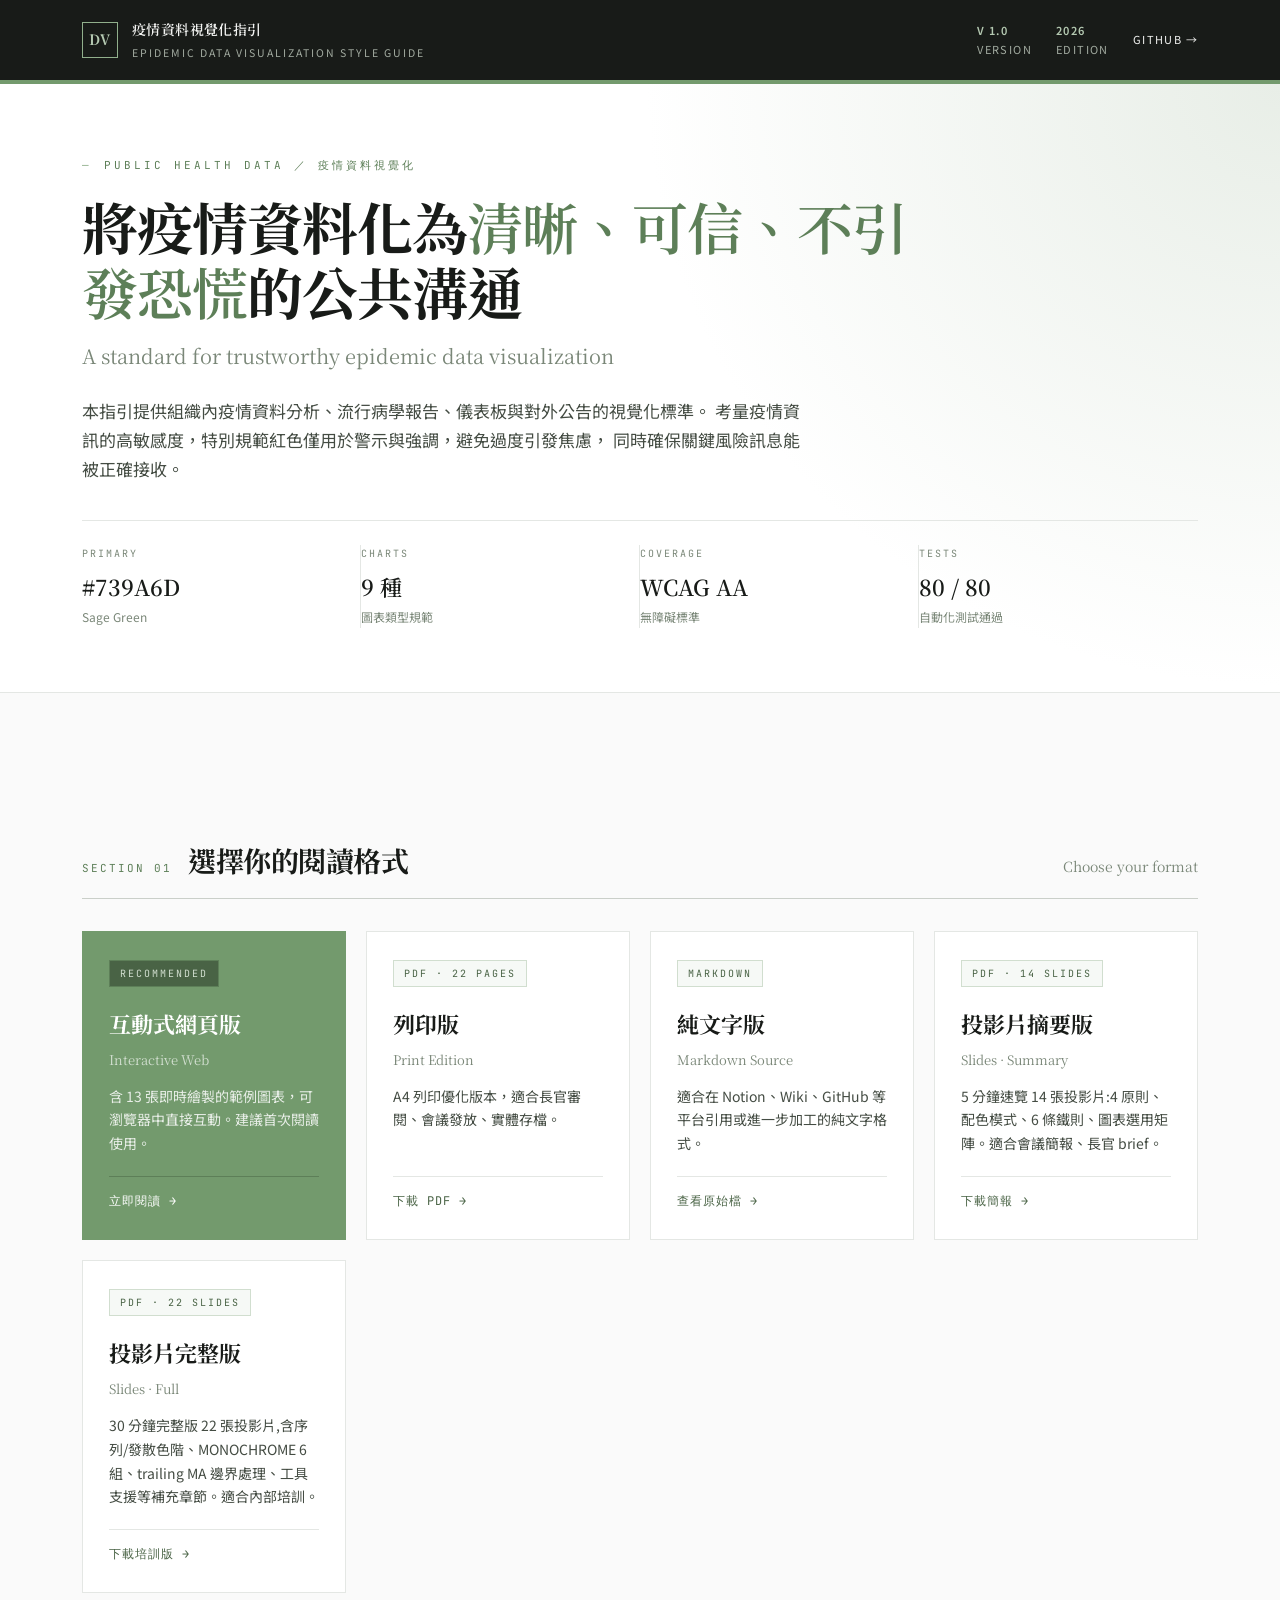
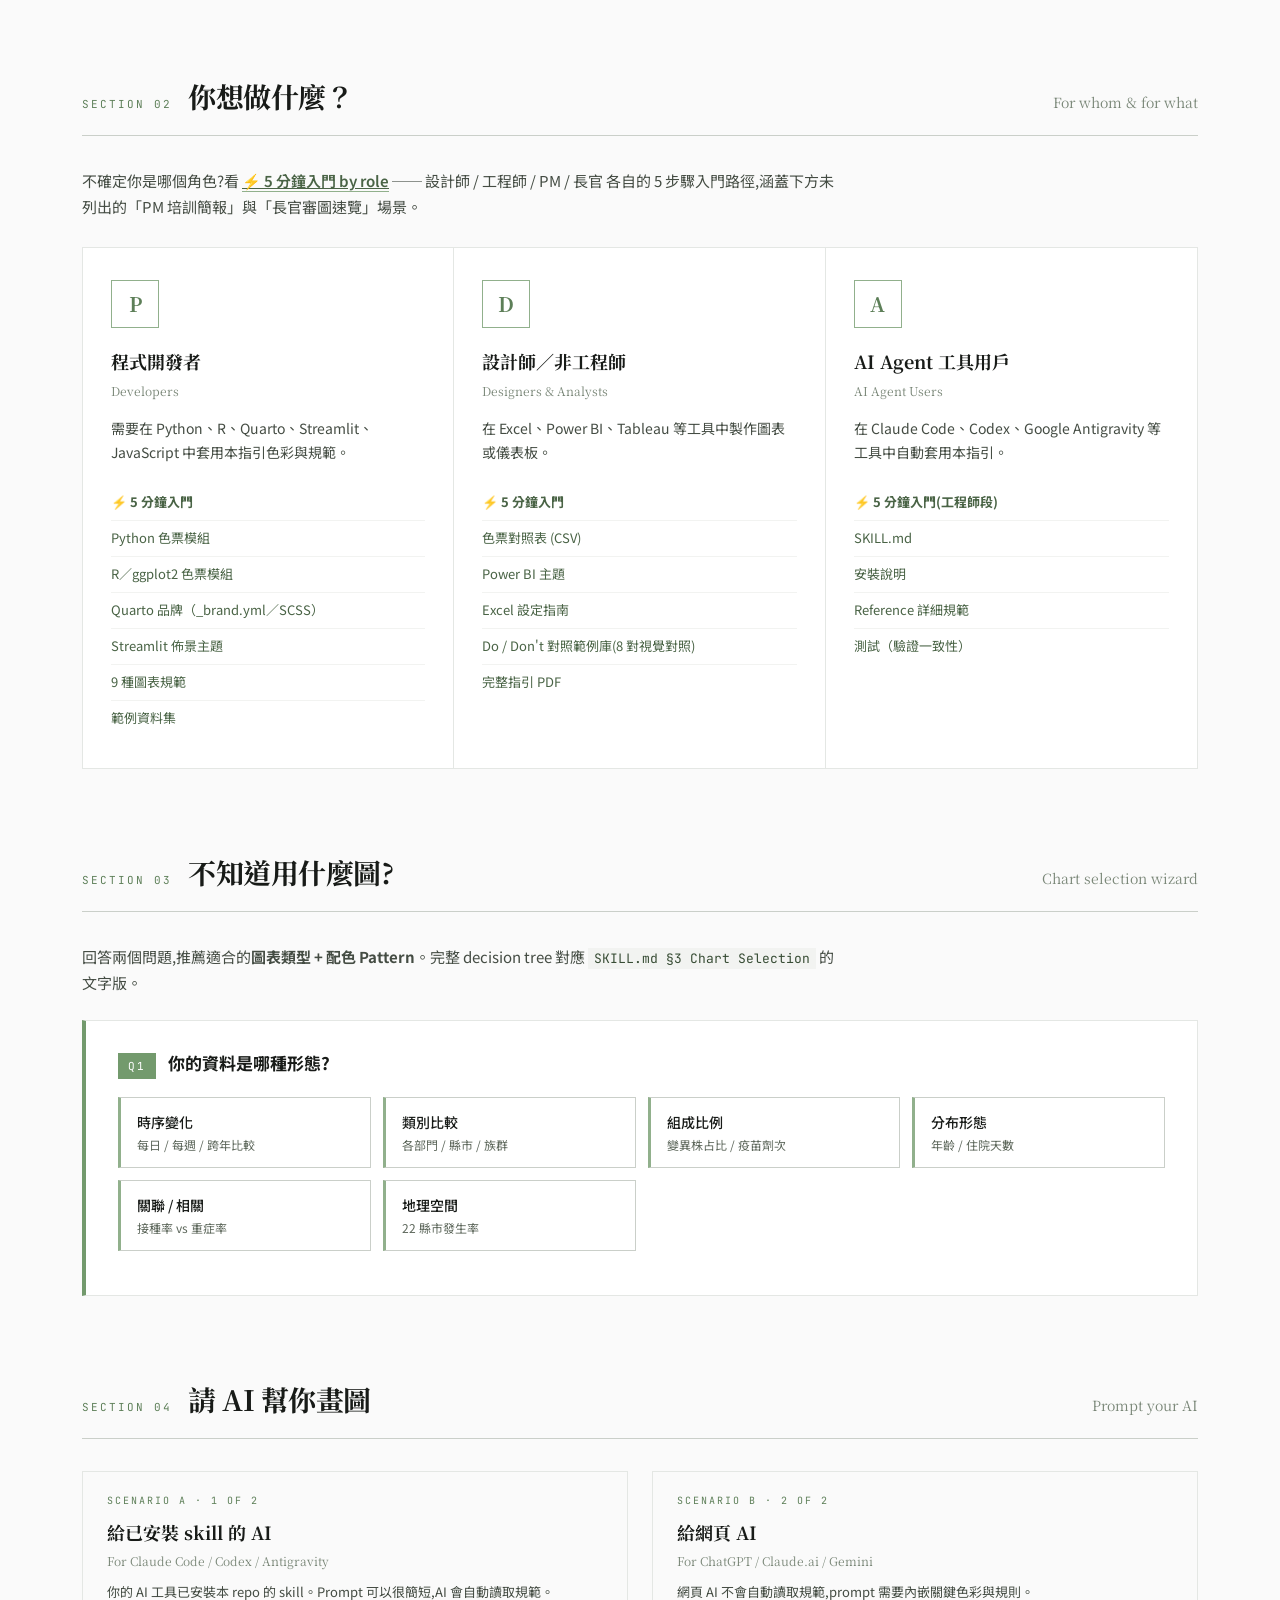
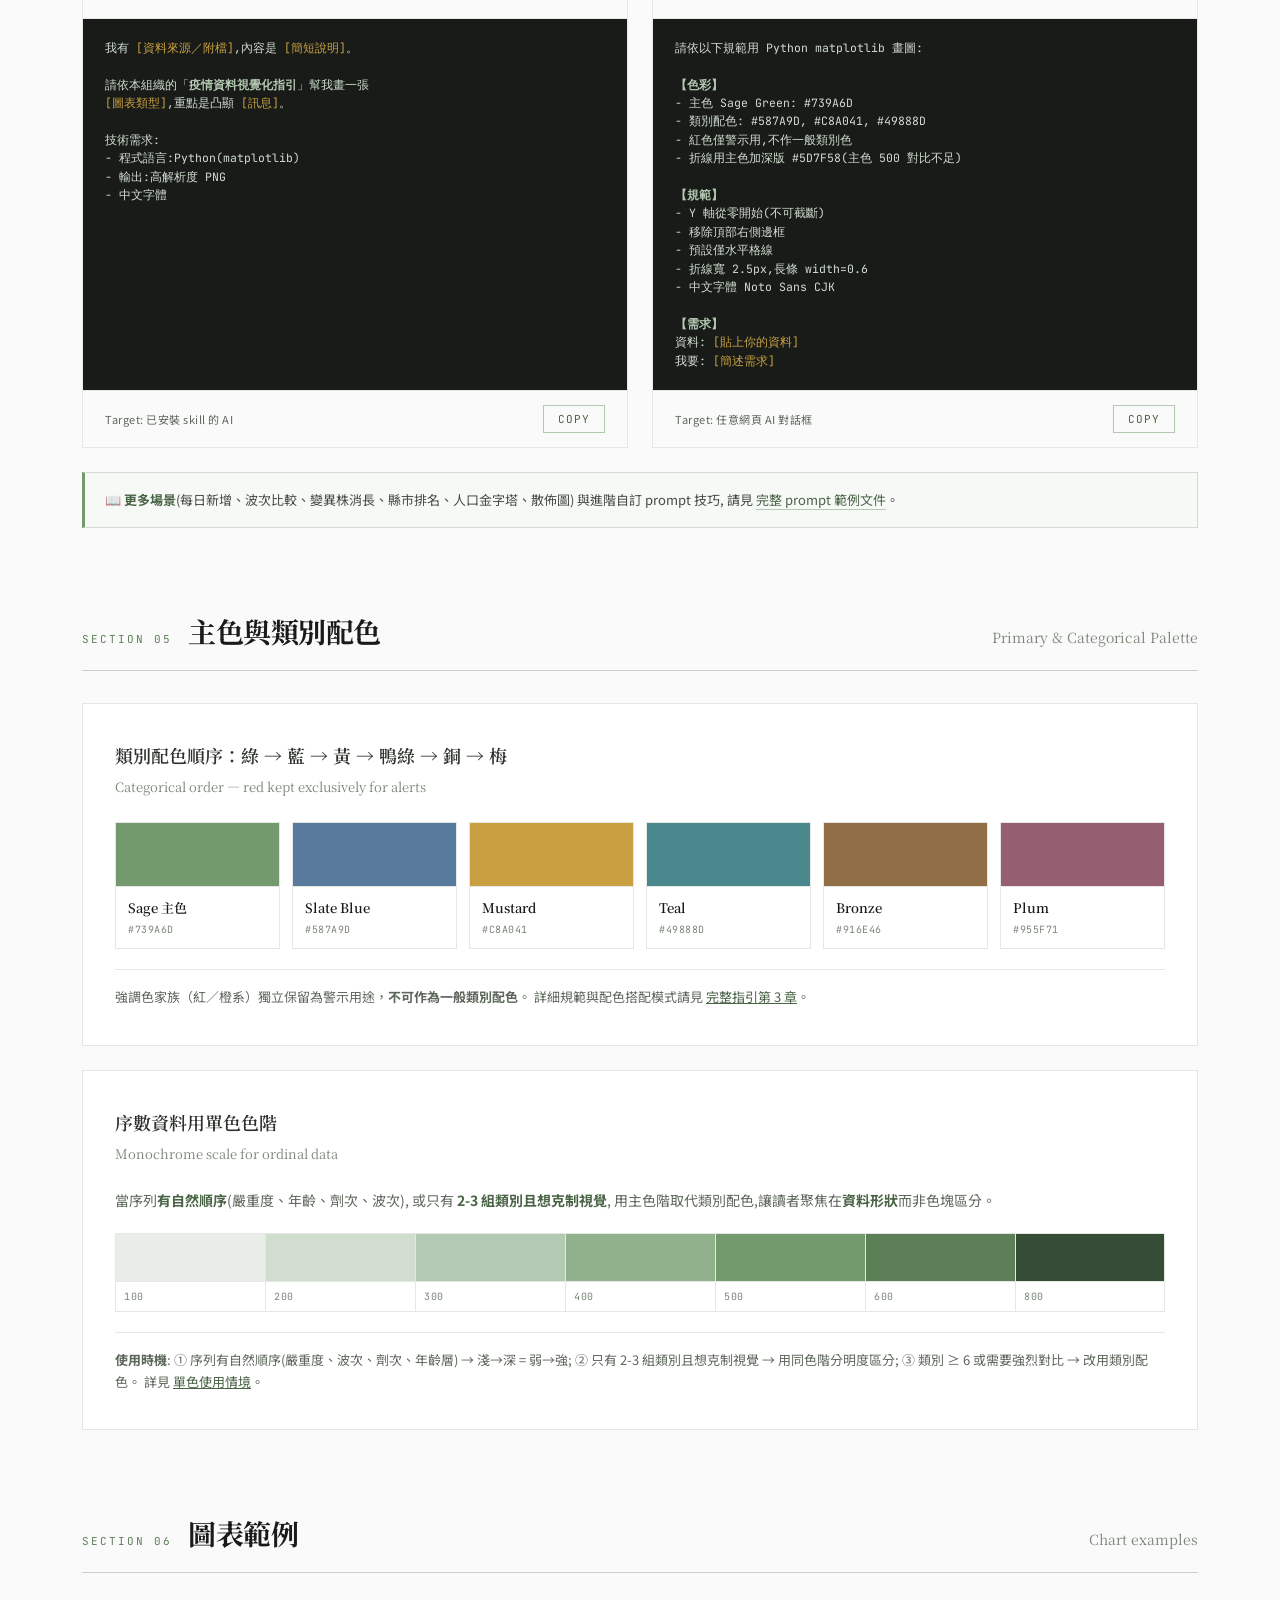
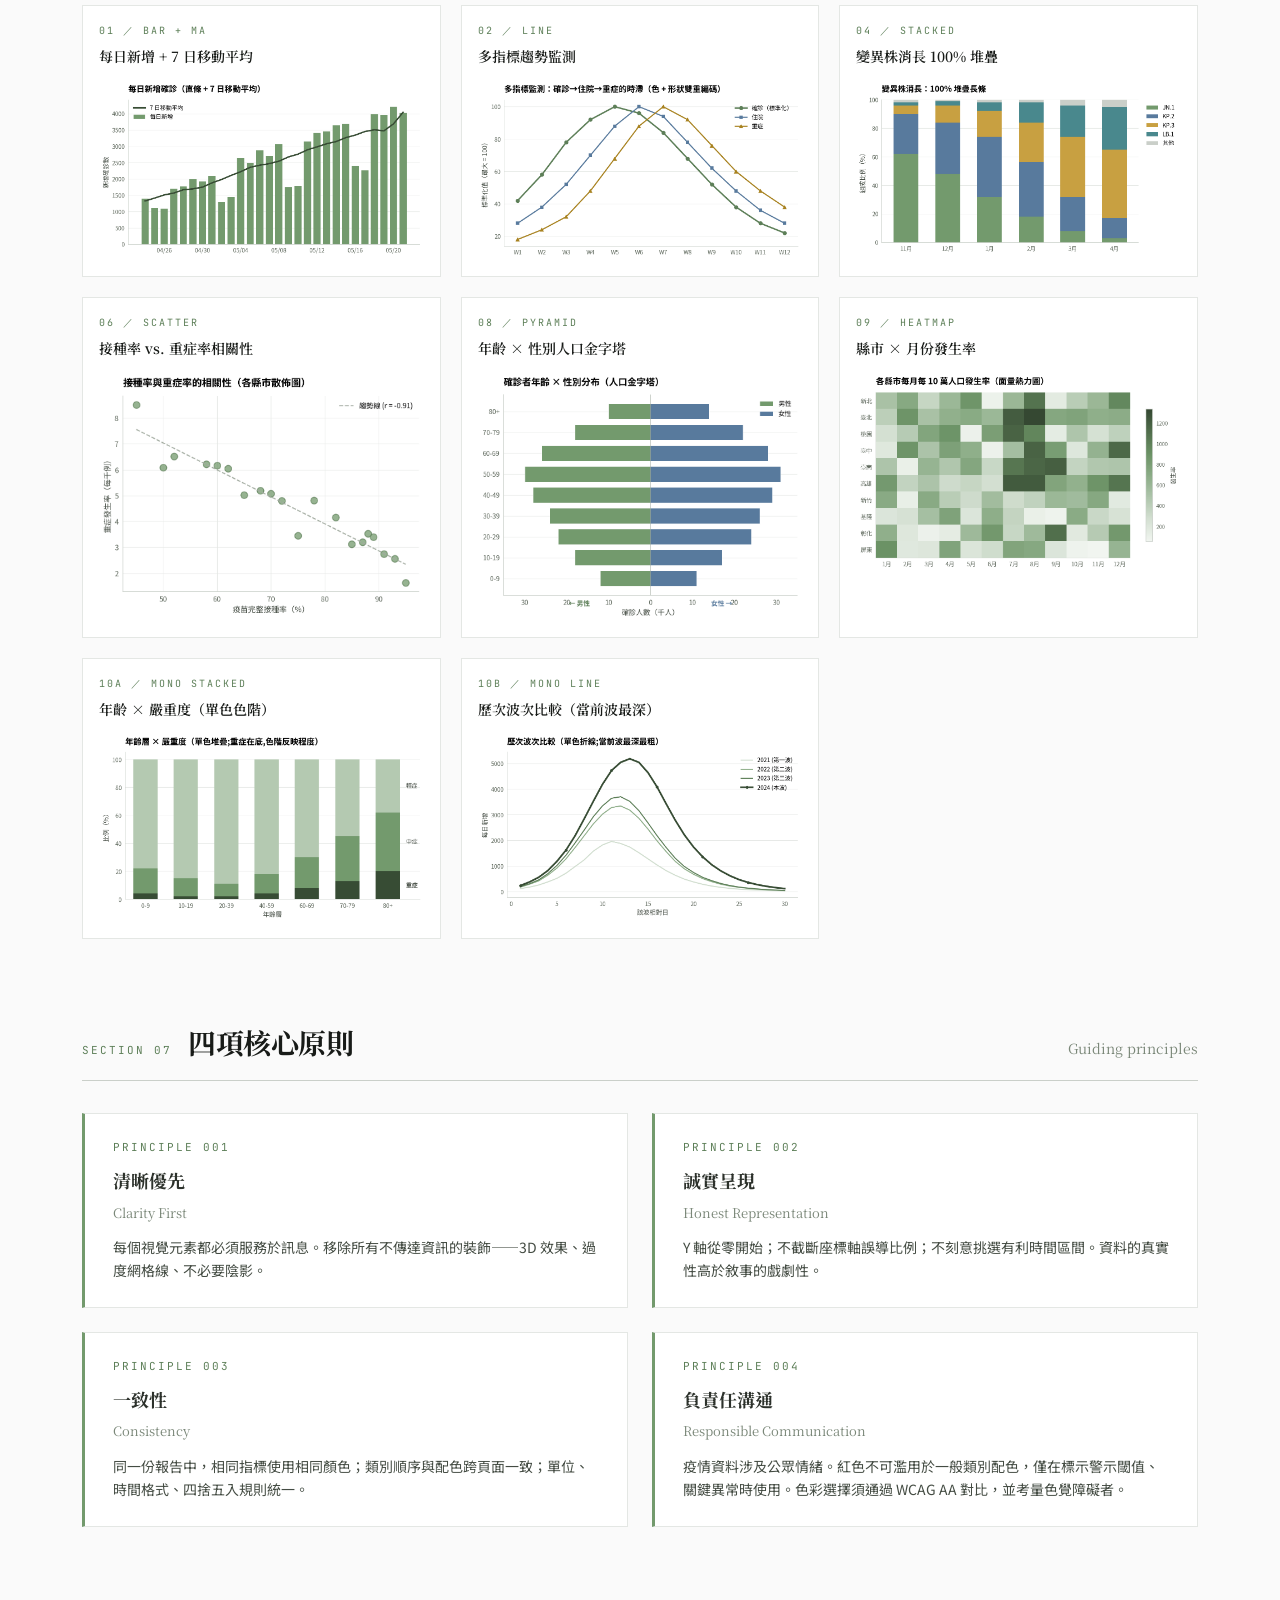
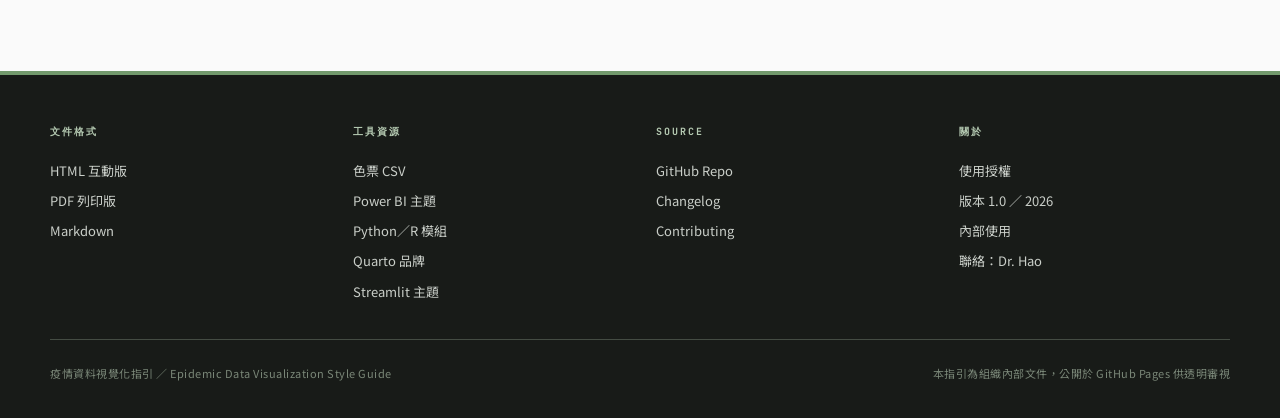
<file: docs/index.html>
<!DOCTYPE html>
<html lang="zh-Hant">
<head>
<meta charset="UTF-8">
<meta name="viewport" content="width=device-width, initial-scale=1.0">
<title>疫情資料視覺化指引 ／ Epidemic Data Visualization Style Guide</title>
<meta name="description" content="疫情資料分析、流行病學報告、儀表板與對外公告的視覺化標準。包含色彩系統、9 種圖表規範、無障礙標準、Python／R／Quarto／Streamlit／Power BI／Excel 資源、AI agent skill 套件。">
<meta property="og:title" content="疫情資料視覺化指引">
<meta property="og:description" content="疫情資料視覺化的完整標準。色彩、圖表、無障礙、工具支援、AI agent skill。">
<meta property="og:type" content="website">
<link rel="preconnect" href="https://fonts.googleapis.com">
<link rel="preconnect" href="https://fonts.gstatic.com" crossorigin>
<link href="https://fonts.googleapis.com/css2?family=Noto+Serif+TC:wght@400;600;700&family=Noto+Sans+TC:wght@300;400;500;700&family=JetBrains+Mono:wght@400;500&display=swap" rel="stylesheet">
<style>
:root {
  --p-50:#F6F9F6; --p-100:#E8EEE7; --p-200:#D1DECF; --p-300:#B4C9B1;
  --p-400:#91B08C; --p-500:#739A6D; --p-600:#5D7F58; --p-700:#496345;
  --p-800:#374C34; --p-900:#253423;
  --n-0:#FFFFFF; --n-50:#FAFAFA; --n-100:#F2F3F1; --n-200:#E4E7E4;
  --n-300:#CACFC9; --n-400:#A2ABA0; --n-500:#7A8778; --n-600:#5D675B;
  --n-700:#444C43; --n-800:#2C312B; --n-900:#181B18;
  --accent: #BE373C;
  --mustard: #C8A041;

  --serif: 'Noto Serif TC', serif;
  --sans:  'Noto Sans TC', sans-serif;
  --mono:  'JetBrains Mono', monospace;

  --maxw: 1180px;
}

* { box-sizing: border-box; margin: 0; padding: 0; }
em, i, address { font-style: normal; }  /* 本指引網頁不使用斜體 */
html { scroll-behavior: smooth; }
body {
  font-family: var(--sans);
  color: var(--n-800);
  background: var(--n-50);
  line-height: 1.7;
  font-size: 15px;
  -webkit-font-smoothing: antialiased;
}

/* ===== 頁首 ===== */
.masthead {
  background: var(--n-900);
  color: var(--n-100);
  border-bottom: 4px solid var(--p-500);
}
.masthead-inner {
  max-width: var(--maxw);
  margin: 0 auto;
  padding: 18px 32px;
  display: flex;
  align-items: center;
  justify-content: space-between;
  gap: 24px;
}
.masthead-left { display: flex; align-items: center; gap: 14px; }
.crest {
  width: 36px; height: 36px;
  border: 1.5px solid var(--p-400);
  display: grid; place-items: center;
  font-family: var(--serif);
  font-weight: 700;
  color: var(--p-300);
  font-size: 14px;
  letter-spacing: 1px;
}
.masthead-title {
  font-family: var(--serif);
  font-size: 14px;
  font-weight: 600;
  letter-spacing: 0.4px;
}
.masthead-title small {
  display: block;
  font-family: var(--sans);
  font-size: 10.5px;
  font-weight: 400;
  color: var(--n-400);
  letter-spacing: 2px;
  margin-top: 2px;
}
.masthead-right {
  display: flex; align-items: center; gap: 24px;
  font-size: 11px;
  color: var(--n-400);
  letter-spacing: 1.4px;
  text-transform: uppercase;
}
.masthead-right strong {
  color: var(--p-300);
  font-weight: 600;
  display: block;
}
.masthead a {
  color: var(--n-100);
  text-decoration: none;
  border-bottom: 1px solid transparent;
  transition: border-color .2s;
}
.masthead a:hover { border-color: var(--p-300); }

/* ===== Hero ===== */
.hero {
  background: var(--n-0);
  border-bottom: 1px solid var(--n-200);
  position: relative;
  overflow: hidden;
}
.hero::before {
  content: "";
  position: absolute;
  top: 0; right: 0;
  width: 50%; height: 100%;
  background:
    radial-gradient(ellipse at top right, var(--p-100) 0%, transparent 70%);
  pointer-events: none;
}
.hero-inner {
  max-width: var(--maxw);
  margin: 0 auto;
  padding: 72px 32px 64px;
  position: relative;
}
.hero-kicker {
  font-family: var(--mono);
  font-size: 11px;
  letter-spacing: 3px;
  color: var(--p-600);
  text-transform: uppercase;
  margin-bottom: 20px;
}
.hero-kicker::before {
  content: "—";
  margin-right: 12px;
  color: var(--p-400);
}
h1.hero-title {
  font-family: var(--serif);
  font-size: 56px;
  font-weight: 700;
  line-height: 1.15;
  color: var(--n-900);
  letter-spacing: -1px;
  margin-bottom: 16px;
  max-width: 850px;
}
h1.hero-title em {
  font-weight: 600;
  color: var(--p-600);
}
.hero-en {
  font-family: var(--serif);
  font-weight: 400;
  font-size: 20px;
  color: var(--n-500);
  margin-bottom: 24px;
}
.hero-lead {
  font-size: 17px;
  color: var(--n-700);
  max-width: 720px;
  margin-bottom: 36px;
}

/* ===== Hero meta strip ===== */
.hero-meta {
  display: grid;
  grid-template-columns: repeat(4, 1fr);
  gap: 0;
  border-top: 1px solid var(--n-200);
  margin-top: 16px;
  padding-top: 24px;
}
.hero-meta-cell {
  padding-right: 24px;
  border-right: 1px solid var(--n-200);
}
.hero-meta-cell:last-child { border-right: none; }
.hero-meta-cell .label {
  font-family: var(--mono);
  font-size: 10px;
  letter-spacing: 2px;
  color: var(--n-500);
  text-transform: uppercase;
  margin-bottom: 6px;
}
.hero-meta-cell .value {
  font-family: var(--serif);
  font-size: 22px;
  font-weight: 600;
  color: var(--n-900);
}
.hero-meta-cell .sub {
  font-size: 12px;
  color: var(--n-500);
  margin-top: 2px;
}

/* ===== 主內容 ===== */
main { max-width: var(--maxw); margin: 0 auto; padding: 64px 32px; }

.section-head {
  display: flex;
  align-items: baseline;
  gap: 16px;
  margin-bottom: 32px;
  padding-bottom: 14px;
  border-bottom: 1px solid var(--n-300);
}
.section-num {
  font-family: var(--mono);
  font-size: 11px;
  letter-spacing: 2px;
  color: var(--p-600);
}
.section-head h2 {
  font-family: var(--serif);
  font-size: 28px;
  font-weight: 700;
  color: var(--n-900);
  letter-spacing: -0.5px;
}
.section-head .en {
  font-family: var(--serif);
  font-size: 14px;
  color: var(--n-500);
  margin-left: auto;
}

section { margin-bottom: 80px; }

/* ===== 格式選擇卡 ===== */
.formats {
  display: grid;
  grid-template-columns: repeat(auto-fit, minmax(220px, 1fr));
  gap: 20px;
}
.format-card {
  background: var(--n-0);
  border: 1px solid var(--n-200);
  padding: 28px 26px;
  text-decoration: none;
  color: inherit;
  position: relative;
  transition: border-color .2s, transform .2s;
  display: flex;
  flex-direction: column;
}
.format-card:hover {
  border-color: var(--p-500);
  transform: translateY(-2px);
}
.format-card .badge {
  font-family: var(--mono);
  font-size: 10px;
  letter-spacing: 2px;
  color: var(--p-700);
  background: var(--p-50);
  padding: 4px 10px;
  border: 1px solid var(--p-200);
  display: inline-block;
  align-self: flex-start;
  margin-bottom: 18px;
  text-transform: uppercase;
}
.format-card h3 {
  font-family: var(--serif);
  font-size: 22px;
  font-weight: 700;
  margin-bottom: 6px;
  color: var(--n-900);
}
.format-card .h3-en {
  font-family: var(--serif);
  font-size: 13px;
  color: var(--n-500);
  margin-bottom: 14px;
}
.format-card p {
  font-size: 14px;
  color: var(--n-700);
  margin-bottom: 20px;
  flex: 1;
}
.format-card .cta {
  font-family: var(--mono);
  font-size: 12px;
  color: var(--p-700);
  letter-spacing: 1px;
  border-top: 1px solid var(--n-200);
  padding-top: 14px;
  text-transform: uppercase;
}
.format-card .cta::after {
  content: " →";
  transition: margin-left .2s;
}
.format-card:hover .cta::after {
  margin-left: 4px;
}

/* 特別樣式：首選格式 */
.format-card.featured {
  background: var(--p-500);
  color: var(--n-0);
  border-color: var(--p-500);
}
.format-card.featured h3 { color: var(--n-0); }
.format-card.featured .h3-en { color: var(--p-200); }
.format-card.featured p { color: var(--p-100); }
.format-card.featured .badge {
  background: var(--p-700);
  border-color: var(--p-600);
  color: var(--p-200);
}
.format-card.featured .cta {
  color: var(--n-0);
  border-color: var(--p-600);
}

/* ===== 使用者導覽 ===== */
.audience {
  display: grid;
  grid-template-columns: repeat(3, 1fr);
  gap: 0;
  border: 1px solid var(--n-200);
  background: var(--n-0);
}
.audience-card {
  padding: 32px 28px;
  border-right: 1px solid var(--n-200);
  display: flex;
  flex-direction: column;
}
.audience-card:last-child { border-right: none; }
.audience-card .icon-frame {
  width: 48px; height: 48px;
  border: 1.5px solid var(--p-400);
  display: grid;
  place-items: center;
  font-family: var(--serif);
  font-weight: 700;
  color: var(--p-600);
  font-size: 20px;
  margin-bottom: 18px;
}
.audience-card h4 {
  font-family: var(--serif);
  font-size: 18px;
  font-weight: 700;
  color: var(--n-900);
  margin-bottom: 4px;
}
.audience-card .role-en {
  font-family: var(--serif);
  font-size: 12px;
  color: var(--n-500);
  margin-bottom: 16px;
}
.audience-card p {
  font-size: 14px;
  color: var(--n-700);
  margin-bottom: 20px;
  /* 固定描述區高度,讓 3 張卡的「⚡ 5 分鐘入門」與下方清單置頂對齊 */
  min-height: calc(1.7em * 2);
}
.audience-card ul {
  list-style: none;
  font-size: 13px;
}
.audience-card ul li {
  padding: 6px 0;
  border-top: 1px solid var(--n-100);
  display: flex;
  justify-content: space-between;
  align-items: center;
}
.audience-card ul li:first-child { border-top: none; }
.audience-card ul li a {
  color: var(--p-700);
  text-decoration: none;
  border-bottom: 1px solid transparent;
}
.audience-card ul li a:hover { border-bottom-color: var(--p-700); }
.audience-card ul li code {
  font-family: var(--mono);
  font-size: 11px;
  color: var(--n-600);
  background: var(--n-100);
  padding: 2px 6px;
}

/* ===== 色票預覽 ===== */
.palette-strip {
  background: var(--n-0);
  border: 1px solid var(--n-200);
  padding: 36px 32px;
}
.palette-strip h3 {
  font-family: var(--serif);
  font-size: 18px;
  font-weight: 600;
  margin-bottom: 6px;
}
.palette-strip .h3-en {
  font-family: var(--serif);
  font-size: 13px;
  color: var(--n-500);
  margin-bottom: 24px;
}
.palette-row {
  display: grid;
  grid-template-columns: repeat(6, 1fr);
  gap: 12px;
  margin-bottom: 20px;
}
.palette-chip {
  background: var(--n-0);
  border: 1px solid var(--n-200);
}
.palette-chip .swatch {
  height: 64px;
  border-bottom: 1px solid var(--n-200);
}
.palette-chip .meta {
  padding: 10px 12px;
}
.palette-chip .name {
  font-family: var(--serif);
  font-size: 13px;
  font-weight: 600;
  color: var(--n-900);
  margin-bottom: 2px;
}
.palette-chip .hex {
  font-family: var(--mono);
  font-size: 10px;
  color: var(--n-500);
  letter-spacing: 0.5px;
}
.palette-note {
  font-size: 13px;
  color: var(--n-600);
  padding-top: 16px;
  border-top: 1px solid var(--n-200);
}

/* ===== 範例圖預覽 ===== */
.examples-grid {
  display: grid;
  grid-template-columns: repeat(3, 1fr);
  gap: 20px;
}
.example-tile {
  background: var(--n-0);
  border: 1px solid var(--n-200);
  padding: 16px;
  display: flex;
  flex-direction: column;
}
.example-tile .num {
  font-family: var(--mono);
  font-size: 10px;
  letter-spacing: 2px;
  color: var(--p-600);
  margin-bottom: 6px;
}
.example-tile h5 {
  font-family: var(--serif);
  font-size: 14px;
  font-weight: 600;
  color: var(--n-900);
  margin-bottom: 12px;
}
.example-tile img {
  width: 100%;
  height: auto;
  display: block;
}

/* ===== 設計原則 ===== */
.principles {
  display: grid;
  grid-template-columns: repeat(2, 1fr);
  gap: 24px;
}
.principle {
  background: var(--n-0);
  border: 1px solid var(--n-200);
  border-left: 3px solid var(--p-500);
  padding: 24px 28px;
}
.principle .num {
  font-family: var(--mono);
  font-size: 11px;
  letter-spacing: 2px;
  color: var(--p-600);
  margin-bottom: 8px;
}
.principle h4 {
  font-family: var(--serif);
  font-size: 18px;
  font-weight: 700;
  margin-bottom: 6px;
}
.principle .h4-en {
  font-family: var(--serif);
  font-size: 13px;
  color: var(--n-500);
  margin-bottom: 12px;
}
.principle p {
  font-size: 14px;
  color: var(--n-700);
}

/* ===== Footer ===== */
footer {
  background: var(--n-900);
  color: var(--n-300);
  padding: 48px 32px 36px;
  border-top: 4px solid var(--p-500);
}
.footer-inner {
  max-width: var(--maxw);
  margin: 0 auto;
}
.footer-grid {
  display: grid;
  grid-template-columns: 1fr 1fr 1fr 1fr;
  gap: 32px;
  padding-bottom: 32px;
  border-bottom: 1px solid var(--n-700);
  margin-bottom: 24px;
}
.footer-col h6 {
  font-family: var(--mono);
  font-size: 10px;
  letter-spacing: 2px;
  color: var(--p-300);
  text-transform: uppercase;
  margin-bottom: 16px;
}
.footer-col ul { list-style: none; }
.footer-col ul li {
  padding: 4px 0;
  font-size: 13px;
}
.footer-col ul li a {
  color: var(--n-300);
  text-decoration: none;
  border-bottom: 1px solid transparent;
  transition: color .15s;
}
.footer-col ul li a:hover {
  color: var(--p-300);
  border-bottom-color: var(--p-400);
}
.footer-bottom {
  display: flex;
  justify-content: space-between;
  align-items: center;
  font-size: 11px;
  color: var(--n-500);
  letter-spacing: 0.5px;
}

/* ===== Prompt 範例區塊 ===== */
.prompts {
  display: grid;
  grid-template-columns: 1fr 1fr;
  gap: 24px;
}
.prompt-card {
  background: var(--n-0);
  border: 1px solid var(--n-200);
  overflow: hidden;
  display: flex;
  flex-direction: column;
}
.prompt-card-head {
  padding: 20px 24px 16px;
  border-bottom: 1px solid var(--n-200);
  background: var(--n-50);
}
.prompt-card-head .scenario {
  font-family: var(--mono);
  font-size: 10px;
  letter-spacing: 2px;
  color: var(--p-600);
  text-transform: uppercase;
  margin-bottom: 8px;
}
.prompt-card-head h3 {
  font-family: var(--serif);
  font-size: 18px;
  font-weight: 700;
  color: var(--n-900);
  margin-bottom: 4px;
}
.prompt-card-head .role-en {
  font-family: var(--serif);
  font-size: 12px;
  color: var(--n-500);
  margin-bottom: 10px;
}
.prompt-card-head p {
  font-size: 13px;
  color: var(--n-700);
  margin: 0;
  line-height: 1.55;
}
.prompt-card pre {
  background: var(--n-900);
  color: var(--p-200);
  padding: 20px 22px;
  font-family: var(--mono);
  font-size: 11.5px;
  line-height: 1.6;
  overflow-x: auto;
  flex: 1;
  margin: 0;
  white-space: pre-wrap;
  word-break: break-all;
}
.prompt-card pre .placeholder {
  color: var(--mustard);
}
.prompt-card pre .key {
  color: var(--p-300);
  font-weight: 600;
}
.prompt-card-foot {
  padding: 14px 22px;
  border-top: 1px solid var(--n-200);
  background: var(--n-50);
  display: flex;
  justify-content: space-between;
  align-items: center;
}
.copy-btn {
  font-family: var(--mono);
  font-size: 11px;
  letter-spacing: 1px;
  color: var(--p-700);
  background: transparent;
  border: 1px solid var(--p-300);
  padding: 6px 14px;
  cursor: pointer;
  text-transform: uppercase;
  transition: all .2s;
}
.copy-btn:hover {
  background: var(--p-500);
  color: var(--n-0);
  border-color: var(--p-500);
}
.copy-btn.copied {
  background: var(--p-600);
  color: var(--n-0);
  border-color: var(--p-600);
}
.prompt-card-foot .target {
  font-size: 11px;
  color: var(--n-600);
  letter-spacing: 0.5px;
}
.prompt-note {
  background: var(--p-50);
  border: 1px solid var(--p-200);
  border-left: 3px solid var(--p-500);
  padding: 16px 20px;
  margin-top: 24px;
  font-size: 13px;
  color: var(--n-700);
}
.prompt-note strong { color: var(--p-700); }
.prompt-note a { color: var(--p-700); border-bottom: 1px solid var(--p-300); text-decoration: none; }

/* ===== Responsive ===== */
@media (max-width: 900px) {
  .hero-inner { padding: 56px 24px 48px; }
  h1.hero-title { font-size: 38px; }
  .hero-meta { grid-template-columns: repeat(2, 1fr); gap: 20px; }
  .hero-meta-cell { border-right: none; padding-right: 0; }
  main { padding: 40px 24px; }
  .formats { grid-template-columns: 1fr; }
  .audience { grid-template-columns: 1fr; }
  .audience-card { border-right: none; border-bottom: 1px solid var(--n-200); }
  .audience-card:last-child { border-bottom: none; }
  .palette-row { grid-template-columns: repeat(3, 1fr); }
  .examples-grid { grid-template-columns: repeat(2, 1fr); }
  .principles { grid-template-columns: 1fr; }
  .prompts { grid-template-columns: 1fr; }
  .footer-grid { grid-template-columns: repeat(2, 1fr); }
  .footer-bottom { flex-direction: column; gap: 12px; align-items: flex-start; }
  .masthead-right { display: none; }
}

/* ===== 互動式圖表決策樹 widget(SECTION 03) ===== */
.wizard {
  background: var(--n-0);
  border: 1px solid var(--n-200);
  border-left: 4px solid var(--p-500);
  padding: 28px 32px;
}
.wiz-step.wiz-hidden { display: none; }
.wiz-prompt {
  display: flex;
  align-items: baseline;
  gap: 12px;
  margin-bottom: 18px;
  font-size: 17px;
  color: var(--n-900);
}
.wiz-step-num {
  font-family: var(--mono);
  font-size: 11px;
  letter-spacing: 2px;
  color: var(--n-0);
  background: var(--p-500);
  padding: 4px 10px;
  text-transform: uppercase;
}
.wiz-choices {
  display: grid;
  grid-template-columns: repeat(auto-fit, minmax(220px, 1fr));
  gap: 12px;
  margin-bottom: 16px;
}
.wiz-btn {
  background: var(--n-0);
  border: 1px solid var(--n-300);
  border-left: 3px solid var(--p-400);
  padding: 14px 16px;
  text-align: left;
  cursor: pointer;
  font-family: var(--sans);
  font-size: 14px;
  color: var(--n-900);
  font-weight: 500;
  display: flex;
  flex-direction: column;
  gap: 4px;
  transition: border-color .15s, background .15s, transform .15s;
}
.wiz-btn:hover {
  border-color: var(--p-700);
  background: var(--p-50);
  transform: translateX(2px);
}
.wiz-btn small {
  font-size: 12px;
  color: var(--n-600);
  font-weight: 400;
}
.wiz-back {
  margin-top: 8px;
  background: transparent;
  border: none;
  color: var(--n-600);
  font-family: var(--mono);
  font-size: 12px;
  cursor: pointer;
  padding: 4px 0;
  letter-spacing: 1px;
}
.wiz-back:hover { color: var(--p-700); }

/* 推薦結果區 */
.wiz-result {
  border: 1px solid var(--p-300);
  background: var(--p-50);
  padding: 22px 26px;
  margin-bottom: 12px;
}
.wiz-result .tag {
  font-family: var(--mono);
  font-size: 11px;
  letter-spacing: 2px;
  color: var(--p-700);
  margin-bottom: 12px;
}
.wiz-result h3 {
  font-family: var(--serif);
  font-size: 24px;
  color: var(--p-800);
  margin-bottom: 4px;
}
.wiz-result .pattern {
  font-family: var(--mono);
  font-size: 13px;
  color: var(--n-700);
  margin-bottom: 14px;
}
.wiz-result .desc {
  font-size: 14px;
  color: var(--n-800);
  line-height: 1.7;
  margin-bottom: 14px;
}
.wiz-result .desc strong { color: var(--p-800); }
.wiz-result .refs {
  display: flex;
  flex-wrap: wrap;
  gap: 10px;
  margin-top: 12px;
}
.wiz-result .refs a {
  font-size: 12px;
  font-family: var(--mono);
  color: var(--p-700);
  background: var(--n-0);
  padding: 6px 12px;
  border: 1px solid var(--p-300);
  text-decoration: none;
  letter-spacing: 0.5px;
  transition: border-color .15s, background .15s;
}
.wiz-result .refs a:hover {
  border-color: var(--p-700);
  background: var(--p-100);
}
</style>
</head>
<body>

<header class="masthead">
  <div class="masthead-inner">
    <div class="masthead-left">
      <div class="crest">DV</div>
      <div class="masthead-title">
        疫情資料視覺化指引
        <small>EPIDEMIC DATA VISUALIZATION STYLE GUIDE</small>
      </div>
    </div>
    <div class="masthead-right">
      <div><strong>v 1.0</strong>VERSION</div>
      <div><strong>2026</strong>EDITION</div>
      <div><a href="https://github.com/drhao/epi-dataviz-styleguide">GITHUB →</a></div>
    </div>
  </div>
</header>

<section class="hero">
  <div class="hero-inner">
    <div class="hero-kicker">PUBLIC HEALTH DATA ／ 疫情資料視覺化</div>
    <h1 class="hero-title">將疫情資料化為<em>清晰、可信、不引發恐慌</em>的公共溝通</h1>
    <div class="hero-en">A standard for trustworthy epidemic data visualization</div>
    <p class="hero-lead">
      本指引提供組織內疫情資料分析、流行病學報告、儀表板與對外公告的視覺化標準。
      考量疫情資訊的高敏感度，特別規範紅色僅用於警示與強調，避免過度引發焦慮，
      同時確保關鍵風險訊息能被正確接收。
    </p>

    <div class="hero-meta">
      <div class="hero-meta-cell">
        <div class="label">PRIMARY</div>
        <div class="value">#739A6D</div>
        <div class="sub">Sage Green</div>
      </div>
      <div class="hero-meta-cell">
        <div class="label">CHARTS</div>
        <div class="value">9 種</div>
        <div class="sub">圖表類型規範</div>
      </div>
      <div class="hero-meta-cell">
        <div class="label">COVERAGE</div>
        <div class="value">WCAG AA</div>
        <div class="sub">無障礙標準</div>
      </div>
      <div class="hero-meta-cell">
        <div class="label">TESTS</div>
        <div class="value">80 / 80</div>
        <div class="sub">自動化測試通過</div>
      </div>
    </div>
  </div>
</section>

<main>

  <!-- 文件格式 -->
  <section>
    <div class="section-head">
      <div class="section-num">SECTION 01</div>
      <h2>選擇你的閱讀格式</h2>
      <div class="en">Choose your format</div>
    </div>

    <div class="formats">
      <a href="guideline.html" class="format-card featured">
        <span class="badge">RECOMMENDED</span>
        <h3>互動式網頁版</h3>
        <div class="h3-en">Interactive Web</div>
        <p>含 13 張即時繪製的範例圖表，可瀏覽器中直接互動。建議首次閱讀使用。</p>
        <div class="cta">立即閱讀</div>
      </a>

      <a href="guideline.pdf" class="format-card">
        <span class="badge">PDF · 22 PAGES</span>
        <h3>列印版</h3>
        <div class="h3-en">Print Edition</div>
        <p>A4 列印優化版本，適合長官審閱、會議發放、實體存檔。</p>
        <div class="cta">下載 PDF</div>
      </a>

      <a href="guideline.md" class="format-card">
        <span class="badge">MARKDOWN</span>
        <h3>純文字版</h3>
        <div class="h3-en">Markdown Source</div>
        <p>適合在 Notion、Wiki、GitHub 等平台引用或進一步加工的純文字格式。</p>
        <div class="cta">查看原始檔</div>
      </a>

      <a href="guideline-slides-summary.pdf" class="format-card">
        <span class="badge">PDF · 14 SLIDES</span>
        <h3>投影片摘要版</h3>
        <div class="h3-en">Slides · Summary</div>
        <p>5 分鐘速覽 14 張投影片:4 原則、配色模式、6 條鐵則、圖表選用矩陣。適合會議簡報、長官 brief。</p>
        <div class="cta">下載簡報</div>
      </a>

      <a href="guideline-slides-full.pdf" class="format-card">
        <span class="badge">PDF · 22 SLIDES</span>
        <h3>投影片完整版</h3>
        <div class="h3-en">Slides · Full</div>
        <p>30 分鐘完整版 22 張投影片,含序列/發散色階、MONOCHROME 6 組、trailing MA 邊界處理、工具支援等補充章節。適合內部培訓。</p>
        <div class="cta">下載培訓版</div>
      </a>
    </div>
  </section>

  <!-- 使用者導覽 -->
  <section>
    <div class="section-head">
      <div class="section-num">SECTION 02</div>
      <h2>你想做什麼？</h2>
      <div class="en">For whom &amp; for what</div>
    </div>

    <p style="max-width:760px;margin-bottom:28px;color:var(--n-700);font-size:15px;">
      不確定你是哪個角色?看 <a href="https://github.com/drhao/epi-dataviz-styleguide/blob/main/docs/quickstart-by-role.md" style="color:var(--p-700);font-weight:600;border-bottom:1px solid var(--p-400);">⚡ 5 分鐘入門 by role</a> ── 設計師 / 工程師 / PM / 長官 各自的 5 步驟入門路徑,涵蓋下方未列出的「PM 培訓簡報」與「長官審圖速覽」場景。
    </p>

    <div class="audience">
      <div class="audience-card">
        <div class="icon-frame">P</div>
        <h4>程式開發者</h4>
        <div class="role-en">Developers</div>
        <p>需要在 Python、R、Quarto、Streamlit、JavaScript 中套用本指引色彩與規範。</p>
        <ul>
          <li><a href="https://github.com/drhao/epi-dataviz-styleguide/blob/main/docs/quickstart-by-role.md#-工程師"><strong>⚡ 5 分鐘入門</strong></a></li>
          <li><a href="https://github.com/drhao/epi-dataviz-styleguide/blob/main/skill/scripts/epidemic_palette.py">Python 色票模組</a></li>
          <li><a href="https://github.com/drhao/epi-dataviz-styleguide/blob/main/skill/scripts/epidemic_palette.R">R／ggplot2 色票模組</a></li>
          <li><a href="https://github.com/drhao/epi-dataviz-styleguide/tree/main/resources/quarto">Quarto 品牌（_brand.yml／SCSS）</a></li>
          <li><a href="https://github.com/drhao/epi-dataviz-styleguide/tree/main/resources/streamlit">Streamlit 佈景主題</a></li>
          <li><a href="https://github.com/drhao/epi-dataviz-styleguide/tree/main/skill/references">9 種圖表規範</a></li>
          <li><a href="https://github.com/drhao/epi-dataviz-styleguide/tree/main/skill/assets/sample-data">範例資料集</a></li>
        </ul>
      </div>

      <div class="audience-card">
        <div class="icon-frame">D</div>
        <h4>設計師／非工程師</h4>
        <div class="role-en">Designers &amp; Analysts</div>
        <p>在 Excel、Power BI、Tableau 等工具中製作圖表或儀表板。</p>
        <ul>
          <li><a href="https://github.com/drhao/epi-dataviz-styleguide/blob/main/docs/quickstart-by-role.md#-設計師--分析師"><strong>⚡ 5 分鐘入門</strong></a></li>
          <li><a href="https://github.com/drhao/epi-dataviz-styleguide/blob/main/resources/palette.csv">色票對照表 (CSV)</a></li>
          <li><a href="https://github.com/drhao/epi-dataviz-styleguide/blob/main/resources/powerbi-theme.json">Power BI 主題</a></li>
          <li><a href="guideline.html#ch11">Excel 設定指南</a></li>
          <li><a href="dont-vs-do.html">Do / Don't 對照範例庫(8 對視覺對照)</a></li>
          <li><a href="guideline.pdf">完整指引 PDF</a></li>
        </ul>
      </div>

      <div class="audience-card">
        <div class="icon-frame">A</div>
        <h4>AI Agent 工具用戶</h4>
        <div class="role-en">AI Agent Users</div>
        <p>在 Claude Code、Codex、Google Antigravity 等工具中自動套用本指引。</p>
        <ul>
          <li><a href="https://github.com/drhao/epi-dataviz-styleguide/blob/main/docs/quickstart-by-role.md#-工程師"><strong>⚡ 5 分鐘入門(工程師段)</strong></a></li>
          <li><a href="https://github.com/drhao/epi-dataviz-styleguide/blob/main/skill/SKILL.md">SKILL.md</a></li>
          <li><a href="https://github.com/drhao/epi-dataviz-styleguide/blob/main/skill/SKILL-README.md">安裝說明</a></li>
          <li><a href="https://github.com/drhao/epi-dataviz-styleguide/tree/main/skill/references">Reference 詳細規範</a></li>
          <li><a href="https://github.com/drhao/epi-dataviz-styleguide/tree/main/skill/tests">測試（驗證一致性）</a></li>
        </ul>
      </div>
    </div>
  </section>

  <!-- 互動式圖表決策樹 widget -->
  <section>
    <div class="section-head">
      <div class="section-num">SECTION 03</div>
      <h2>不知道用什麼圖?</h2>
      <div class="en">Chart selection wizard</div>
    </div>

    <p style="max-width:760px;margin-bottom:24px;color:var(--n-700);font-size:15px;">
      回答兩個問題,推薦適合的<strong>圖表類型 + 配色 Pattern</strong>。完整 decision tree 對應 <code style="font-family:var(--mono);font-size:13px;background:var(--n-100);padding:2px 6px;color:var(--p-800);">SKILL.md §3 Chart Selection</code> 的文字版。
    </p>

    <div id="chart-wizard" class="wizard">
      <div class="wiz-step" id="wiz-step-1">
        <div class="wiz-prompt">
          <span class="wiz-step-num">Q1</span>
          <strong>你的資料是哪種形態?</strong>
        </div>
        <div class="wiz-choices">
          <button class="wiz-btn" data-shape="time">時序變化<small>每日 / 每週 / 跨年比較</small></button>
          <button class="wiz-btn" data-shape="compare">類別比較<small>各部門 / 縣市 / 族群</small></button>
          <button class="wiz-btn" data-shape="compose">組成比例<small>變異株占比 / 疫苗劑次</small></button>
          <button class="wiz-btn" data-shape="distrib">分布形態<small>年齡 / 住院天數</small></button>
          <button class="wiz-btn" data-shape="relate">關聯 / 相關<small>接種率 vs 重症率</small></button>
          <button class="wiz-btn" data-shape="geo">地理空間<small>22 縣市發生率</small></button>
        </div>
      </div>

      <div class="wiz-step wiz-hidden" id="wiz-step-2">
        <div class="wiz-prompt">
          <span class="wiz-step-num">Q2</span>
          <strong id="wiz-q2-text">細節?</strong>
        </div>
        <div class="wiz-choices" id="wiz-q2-choices"></div>
        <button class="wiz-back" onclick="wizReset()">← 重新開始</button>
      </div>

      <div class="wiz-step wiz-hidden" id="wiz-step-3">
        <div class="wiz-result" id="wiz-result"></div>
        <button class="wiz-back" onclick="wizReset()">← 重新開始</button>
      </div>
    </div>
  </section>

  <!-- 請 AI 生成圖表 -->
  <section>
    <div class="section-head">
      <div class="section-num">SECTION 04</div>
      <h2>請 AI 幫你畫圖</h2>
      <div class="en">Prompt your AI</div>
    </div>

    <div class="prompts">
      <!-- 情境 A：裝了 skill 的 AI -->
      <div class="prompt-card">
        <div class="prompt-card-head">
          <div class="scenario">SCENARIO A · 1 of 2</div>
          <h3>給已安裝 skill 的 AI</h3>
          <div class="role-en">For Claude Code / Codex / Antigravity</div>
          <p>你的 AI 工具已安裝本 repo 的 skill。Prompt 可以很簡短,AI 會自動讀取規範。</p>
        </div>
<pre id="prompt-a">我有 <span class="placeholder">[資料來源／附檔]</span>,內容是 <span class="placeholder">[簡短說明]</span>。

請依本組織的「<span class="key">疫情資料視覺化指引</span>」幫我畫一張
<span class="placeholder">[圖表類型]</span>,重點是凸顯 <span class="placeholder">[訊息]</span>。

技術需求:
- 程式語言:Python(matplotlib)
- 輸出:高解析度 PNG
- 中文字體</pre>
        <div class="prompt-card-foot">
          <div class="target">Target: 已安裝 skill 的 AI</div>
          <button class="copy-btn" data-target="prompt-a">Copy</button>
        </div>
      </div>

      <!-- 情境 B：網頁 AI -->
      <div class="prompt-card">
        <div class="prompt-card-head">
          <div class="scenario">SCENARIO B · 2 of 2</div>
          <h3>給網頁 AI</h3>
          <div class="role-en">For ChatGPT / Claude.ai / Gemini</div>
          <p>網頁 AI 不會自動讀取規範,prompt 需要內嵌關鍵色彩與規則。</p>
        </div>
<pre id="prompt-b">請依以下規範用 Python matplotlib 畫圖:

<span class="key">【色彩】</span>
- 主色 Sage Green: #739A6D
- 類別配色: #587A9D, #C8A041, #49888D
- 紅色僅警示用,不作一般類別色
- 折線用主色加深版 #5D7F58(主色 500 對比不足)

<span class="key">【規範】</span>
- Y 軸從零開始(不可截斷)
- 移除頂部右側邊框
- 預設僅水平格線
- 折線寬 2.5px,長條 width=0.6
- 中文字體 Noto Sans CJK

<span class="key">【需求】</span>
資料: <span class="placeholder">[貼上你的資料]</span>
我要: <span class="placeholder">[簡述需求]</span></pre>
        <div class="prompt-card-foot">
          <div class="target">Target: 任意網頁 AI 對話框</div>
          <button class="copy-btn" data-target="prompt-b">Copy</button>
        </div>
      </div>
    </div>

    <div class="prompt-note">
      📖 <strong>更多場景</strong>(每日新增、波次比較、變異株消長、縣市排名、人口金字塔、散佈圖) 與進階自訂 prompt 技巧,
      請見 <a href="https://github.com/drhao/epi-dataviz-styleguide/blob/main/docs/prompt-examples.md">完整 prompt 範例文件</a>。
    </div>
  </section>

  <!-- 色票 -->
  <section>
    <div class="section-head">
      <div class="section-num">SECTION 05</div>
      <h2>主色與類別配色</h2>
      <div class="en">Primary &amp; Categorical Palette</div>
    </div>

    <div class="palette-strip">
      <h3>類別配色順序：綠 → 藍 → 黃 → 鴨綠 → 銅 → 梅</h3>
      <div class="h3-en">Categorical order — red kept exclusively for alerts</div>

      <div class="palette-row">
        <div class="palette-chip">
          <div class="swatch" style="background:#739A6D"></div>
          <div class="meta"><div class="name">Sage 主色</div><div class="hex">#739A6D</div></div>
        </div>
        <div class="palette-chip">
          <div class="swatch" style="background:#587A9D"></div>
          <div class="meta"><div class="name">Slate Blue</div><div class="hex">#587A9D</div></div>
        </div>
        <div class="palette-chip">
          <div class="swatch" style="background:#C8A041"></div>
          <div class="meta"><div class="name">Mustard</div><div class="hex">#C8A041</div></div>
        </div>
        <div class="palette-chip">
          <div class="swatch" style="background:#49888D"></div>
          <div class="meta"><div class="name">Teal</div><div class="hex">#49888D</div></div>
        </div>
        <div class="palette-chip">
          <div class="swatch" style="background:#916E46"></div>
          <div class="meta"><div class="name">Bronze</div><div class="hex">#916E46</div></div>
        </div>
        <div class="palette-chip">
          <div class="swatch" style="background:#955F71"></div>
          <div class="meta"><div class="name">Plum</div><div class="hex">#955F71</div></div>
        </div>
      </div>

      <div class="palette-note">
        強調色家族（紅／橙系）獨立保留為警示用途，<strong>不可作為一般類別配色</strong>。
        詳細規範與配色搭配模式請見 <a href="guideline.html#ch3" style="color:var(--p-700)">完整指引第 3 章</a>。
      </div>
    </div>

    <!-- 單色情境 -->
    <div class="palette-strip" style="margin-top:24px">
      <h3>序數資料用單色色階</h3>
      <div class="h3-en">Monochrome scale for ordinal data</div>

      <p style="font-size:14px; color:var(--n-600); margin-bottom:20px;">
        當序列<strong style="color:var(--p-700)">有自然順序</strong>(嚴重度、年齡、劑次、波次),
        或只有 <strong style="color:var(--p-700)">2-3 組類別且想克制視覺</strong>,
        用主色階取代類別配色,讓讀者聚焦在<strong style="color:var(--p-700)">資料形狀</strong>而非色塊區分。
      </p>

      <div class="palette-row" style="grid-template-columns: repeat(7, 1fr); gap: 0;">
        <div class="palette-chip" style="border-right:none">
          <div class="swatch" style="background:#E8EEE7; height:48px"></div>
          <div class="meta" style="padding:6px 8px"><div class="hex">100</div></div>
        </div>
        <div class="palette-chip" style="border-right:none">
          <div class="swatch" style="background:#D1DECF; height:48px"></div>
          <div class="meta" style="padding:6px 8px"><div class="hex">200</div></div>
        </div>
        <div class="palette-chip" style="border-right:none">
          <div class="swatch" style="background:#B4C9B1; height:48px"></div>
          <div class="meta" style="padding:6px 8px"><div class="hex">300</div></div>
        </div>
        <div class="palette-chip" style="border-right:none">
          <div class="swatch" style="background:#91B08C; height:48px"></div>
          <div class="meta" style="padding:6px 8px"><div class="hex">400</div></div>
        </div>
        <div class="palette-chip" style="border-right:none">
          <div class="swatch" style="background:#739A6D; height:48px"></div>
          <div class="meta" style="padding:6px 8px"><div class="hex">500</div></div>
        </div>
        <div class="palette-chip" style="border-right:none">
          <div class="swatch" style="background:#5D7F58; height:48px"></div>
          <div class="meta" style="padding:6px 8px"><div class="hex">600</div></div>
        </div>
        <div class="palette-chip">
          <div class="swatch" style="background:#374C34; height:48px"></div>
          <div class="meta" style="padding:6px 8px"><div class="hex">800</div></div>
        </div>
      </div>

      <div class="palette-note" style="margin-top:18px">
        <strong>使用時機</strong>:
        ① 序列有自然順序(嚴重度、波次、劑次、年齡層) → 淺→深 = 弱→強;
        ② 只有 2-3 組類別且想克制視覺 → 用同色階分明度區分;
        ③ 類別 ≥ 6 或需要強烈對比 → 改用類別配色。
        詳見 <a href="https://github.com/drhao/epi-dataviz-styleguide/blob/main/skill/references/10-monochrome-usage.md" style="color:var(--p-700)">單色使用情境</a>。
      </div>
    </div>
  </section>

  <!-- 圖表範例 -->
  <section>
    <div class="section-head">
      <div class="section-num">SECTION 06</div>
      <h2>圖表範例</h2>
      <div class="en">Chart examples</div>
    </div>

    <div class="examples-grid">
      <div class="example-tile">
        <div class="num">01 ／ BAR + MA</div>
        <h5>每日新增 + 7 日移動平均</h5>
        <img src="examples/01b-bar-daily-with-ma.png" alt="每日新增直條圖加 7 日移動平均線">
      </div>
      <div class="example-tile">
        <div class="num">02 ／ LINE</div>
        <h5>多指標趨勢監測</h5>
        <img src="examples/02b-line-multi-metric.png" alt="多指標折線監測圖">
      </div>
      <div class="example-tile">
        <div class="num">04 ／ STACKED</div>
        <h5>變異株消長 100% 堆疊</h5>
        <img src="examples/04a-stacked-100-percent.png" alt="變異株 100% 堆疊長條">
      </div>
      <div class="example-tile">
        <div class="num">06 ／ SCATTER</div>
        <h5>接種率 vs. 重症率相關性</h5>
        <img src="examples/06a-scatter-correlation.png" alt="接種率與重症率的散佈圖">
      </div>
      <div class="example-tile">
        <div class="num">08 ／ PYRAMID</div>
        <h5>年齡 × 性別人口金字塔</h5>
        <img src="examples/08-pyramid.png" alt="確診者年齡性別分布金字塔">
      </div>
      <div class="example-tile">
        <div class="num">09 ／ HEATMAP</div>
        <h5>縣市 × 月份發生率</h5>
        <img src="examples/09-choropleth-heatmap.png" alt="縣市月份發生率熱力圖">
      </div>
      <div class="example-tile">
        <div class="num">10A ／ MONO STACKED</div>
        <h5>年齡 × 嚴重度（單色色階）</h5>
        <img src="examples/10a-mono-stacked-severity.png" alt="單色堆疊長條圖,嚴重度為序數">
      </div>
      <div class="example-tile">
        <div class="num">10B ／ MONO LINE</div>
        <h5>歷次波次比較（當前波最深）</h5>
        <img src="examples/10b-mono-line-waves.png" alt="單色折線,當前波最深最粗">
      </div>
    </div>
  </section>

  <!-- 設計原則 -->
  <section>
    <div class="section-head">
      <div class="section-num">SECTION 07</div>
      <h2>四項核心原則</h2>
      <div class="en">Guiding principles</div>
    </div>

    <div class="principles">
      <div class="principle">
        <div class="num">PRINCIPLE 001</div>
        <h4>清晰優先</h4>
        <div class="h4-en">Clarity First</div>
        <p>每個視覺元素都必須服務於訊息。移除所有不傳達資訊的裝飾——3D 效果、過度網格線、不必要陰影。</p>
      </div>

      <div class="principle">
        <div class="num">PRINCIPLE 002</div>
        <h4>誠實呈現</h4>
        <div class="h4-en">Honest Representation</div>
        <p>Y 軸從零開始；不截斷座標軸誤導比例；不刻意挑選有利時間區間。資料的真實性高於敘事的戲劇性。</p>
      </div>

      <div class="principle">
        <div class="num">PRINCIPLE 003</div>
        <h4>一致性</h4>
        <div class="h4-en">Consistency</div>
        <p>同一份報告中，相同指標使用相同顏色；類別順序與配色跨頁面一致；單位、時間格式、四捨五入規則統一。</p>
      </div>

      <div class="principle">
        <div class="num">PRINCIPLE 004</div>
        <h4>負責任溝通</h4>
        <div class="h4-en">Responsible Communication</div>
        <p>疫情資料涉及公眾情緒。紅色不可濫用於一般類別配色，僅在標示警示閾值、關鍵異常時使用。色彩選擇須通過 WCAG AA 對比，並考量色覺障礙者。</p>
      </div>
    </div>
  </section>

</main>

<footer>
  <div class="footer-inner">
    <div class="footer-grid">
      <div class="footer-col">
        <h6>文件格式</h6>
        <ul>
          <li><a href="guideline.html">HTML 互動版</a></li>
          <li><a href="guideline.pdf">PDF 列印版</a></li>
          <li><a href="guideline.md">Markdown</a></li>
        </ul>
      </div>
      <div class="footer-col">
        <h6>工具資源</h6>
        <ul>
          <li><a href="https://github.com/drhao/epi-dataviz-styleguide/blob/main/resources/palette.csv">色票 CSV</a></li>
          <li><a href="https://github.com/drhao/epi-dataviz-styleguide/blob/main/resources/powerbi-theme.json">Power BI 主題</a></li>
          <li><a href="https://github.com/drhao/epi-dataviz-styleguide/tree/main/skill/scripts">Python／R 模組</a></li>
          <li><a href="https://github.com/drhao/epi-dataviz-styleguide/tree/main/resources/quarto">Quarto 品牌</a></li>
          <li><a href="https://github.com/drhao/epi-dataviz-styleguide/tree/main/resources/streamlit">Streamlit 主題</a></li>
        </ul>
      </div>
      <div class="footer-col">
        <h6>Source</h6>
        <ul>
          <li><a href="https://github.com/drhao/epi-dataviz-styleguide">GitHub Repo</a></li>
          <li><a href="https://github.com/drhao/epi-dataviz-styleguide/blob/main/CHANGELOG.md">Changelog</a></li>
          <li><a href="https://github.com/drhao/epi-dataviz-styleguide/blob/main/CONTRIBUTING.md">Contributing</a></li>
        </ul>
      </div>
      <div class="footer-col">
        <h6>關於</h6>
        <ul>
          <li><a href="https://github.com/drhao/epi-dataviz-styleguide/blob/main/LICENSE">使用授權</a></li>
          <li>版本 1.0 ／ 2026</li>
          <li>內部使用</li>
          <li><a href="mailto:dr.hao.tw@gmail.com">聯絡：Dr. Hao</a></li>
        </ul>
      </div>
    </div>
    <div class="footer-bottom">
      <div>疫情資料視覺化指引 ／ Epidemic Data Visualization Style Guide</div>
      <div>本指引為組織內部文件，公開於 GitHub Pages 供透明審視</div>
    </div>
  </div>
</footer>

<script>
// Copy prompt 按鈕
document.querySelectorAll('.copy-btn').forEach(btn => {
  btn.addEventListener('click', async () => {
    const targetId = btn.getAttribute('data-target');
    const pre = document.getElementById(targetId);
    // 取得純文字(去掉 span 標籤但保留內容)
    const text = pre.innerText;
    try {
      await navigator.clipboard.writeText(text);
      const original = btn.textContent;
      btn.textContent = '✓ Copied';
      btn.classList.add('copied');
      setTimeout(() => {
        btn.textContent = original;
        btn.classList.remove('copied');
      }, 2000);
    } catch (err) {
      // fallback for older browsers
      const range = document.createRange();
      range.selectNode(pre);
      window.getSelection().removeAllRanges();
      window.getSelection().addRange(range);
      document.execCommand('copy');
      window.getSelection().removeAllRanges();
      btn.textContent = '✓ Selected';
      setTimeout(() => { btn.textContent = 'Copy'; }, 2000);
    }
  });
});
</script>

<!-- ===== 互動式圖表決策樹 widget ===== -->
<script>
const WIZ_REF = {
  bar:     "https://github.com/drhao/epi-dataviz-styleguide/blob/main/skill/references/01-bar-chart.md",
  line:    "https://github.com/drhao/epi-dataviz-styleguide/blob/main/skill/references/02-line-chart.md",
  area:    "https://github.com/drhao/epi-dataviz-styleguide/blob/main/skill/references/03-area-chart.md",
  stack:   "https://github.com/drhao/epi-dataviz-styleguide/blob/main/skill/references/04-stacked-chart.md",
  pie:     "https://github.com/drhao/epi-dataviz-styleguide/blob/main/skill/references/05-pie-chart.md",
  scatter: "https://github.com/drhao/epi-dataviz-styleguide/blob/main/skill/references/06-scatter-chart.md",
  hist:    "https://github.com/drhao/epi-dataviz-styleguide/blob/main/skill/references/07-histogram-boxplot.md",
  pyramid: "https://github.com/drhao/epi-dataviz-styleguide/blob/main/skill/references/08-pyramid-chart.md",
  choro:   "https://github.com/drhao/epi-dataviz-styleguide/blob/main/skill/references/09-choropleth-map.md",
  mono:    "https://github.com/drhao/epi-dataviz-styleguide/blob/main/skill/references/10-monochrome-usage.md",
  m1:      "https://github.com/drhao/epi-dataviz-styleguide/blob/main/skill/references/M1-uncertainty-modifier.md",
  m2:      "https://github.com/drhao/epi-dataviz-styleguide/blob/main/skill/references/M2-small-multiples.md",
};

const WIZ_DATA = {
  time: {
    q: "資料的時間跨度與重點?",
    options: [
      { label: "短期密集時序", subtitle: "≤ 28 天每日資料",
        result: {
          chart: "直條圖 + 7 日 trailing MA",
          pattern: "Pattern A(主色直條 + #374C34 均線)",
          desc: "短期密集時序用 <strong>直條圖</strong>;加 <strong>7 日 trailing MA</strong>(本日含前 6 日)平滑週末填報效應。<strong>Y 軸必從零</strong>。",
          refs: [["01-bar-chart", "bar"]]
        } },
      { label: "中長期趨勢比較", subtitle: "週 / 月 / 多波同期",
        result: {
          chart: "折線圖(LINE_COLORS 加深版)",
          pattern: "Pattern B(類別配色)或 A(焦點)",
          desc: "中長期趨勢用 <strong>折線</strong>;細線需用加深版色彩(綠 #5D7F58 / 藍 #587A9D / 黃 #A8821F)滿足 WCAG AA;tension 0.3-0.35。",
          refs: [["02-line-chart", "line"]]
        } },
      { label: "跨年同期比較(2-3 年)", subtitle: "今年 vs 去年 + 歷史範圍",
        result: {
          chart: "折線(2-3 序列疊一張 + 灰色歷史範圍帶)",
          pattern: "Pattern A(主色今年 + N400 對照)",
          desc: "今年用主色實線,去年同期用 <code>NEUTRAL.400</code> 虛線,歷史範圍(±1 SD)用灰色填充帶(alpha 0.22)。讀者一眼看出當前是否偏離常態。",
          refs: [["02-line-chart §同期比較", "line"]]
        } },
      { label: "跨年同期比較(5+ 年)", subtitle: "每年一 panel",
        result: {
          chart: "M2 small multiples(每年一 panel)",
          pattern: "Pattern A + M2(焦點 PRIMARY,其他 N300)",
          desc: "5 年以上同期波形差異要看清,改用 <strong>small multiples</strong>:統一 Y/X scale、共用圖例、當年 panel 用主色,其他年 N300 為背景。",
          refs: [["M2 small multiples", "m2"], ["02-line-chart", "line"]]
        } },
      { label: "含預測 / 信賴區間", subtitle: "Rt 預測、就診人次預測",
        result: {
          chart: "折線 + 漸層 CI 帶(M1 modifier)",
          pattern: "Pattern A + M1(主色線 + PRIMARY_LIGHT 帶)",
          desc: "套用 <strong>M1 不確定性 modifier</strong>:50% CI 內層(alpha 0.40)+ 95% 外層(alpha 0.20);預測段切換虛線 <code>dashes=[6,3]</code>;預測起點加垂直 annotation。",
          refs: [["M1 不確定性", "m1"], ["02-line-chart", "line"]]
        } },
    ]
  },
  compare: {
    q: "比較的重點?",
    options: [
      { label: "凸顯一個焦點", subtitle: "本機關 vs 平均",
        result: {
          chart: "直條圖(focus + neutral)",
          pattern: "Pattern A(焦點主色 + 其他 N400)",
          desc: "焦點 bar 用 <code>PRIMARY</code>,其他 bar 用 <code>NEUTRAL.400</code>。讀者一眼看到「哪根是重點」。",
          refs: [["01-bar-chart §3 顏色策略", "bar"]]
        } },
      { label: "多類別並列(2-6 個)", subtitle: "各部門 / 變異株",
        result: {
          chart: "直條圖(類別配色)",
          pattern: "Pattern B(綠 → 藍 → 黃 順序)",
          desc: "依類別配色順序套用(主色 → 藍 → 黃 → 鴨綠 → 銅 → 梅)。最高優先級項目用主色。<strong>類別 > 6 改用單色色階或重新分組</strong>。",
          refs: [["01-bar-chart", "bar"]]
        } },
      { label: "排名(數值大小)", subtitle: "22 縣市發生率",
        result: {
          chart: "水平橫條圖(排序由大到小)",
          pattern: "Pattern A(前 N 名主色 + 其他 N400)",
          desc: "<strong>按數值大小排序</strong>(不按字典序),前 2-3 名用主色凸顯,其他 NEUTRAL.400 為背景。讀者一眼看出 ranking。",
          refs: [["01-bar-chart §4 排序", "bar"]]
        } },
      { label: "多縣市 / 多組同指標並排", subtitle: "22 縣市 / 各年齡組",
        result: {
          chart: "M2 small multiples",
          pattern: "Pattern A + M2(焦點 PRIMARY,其他 N300)",
          desc: "套用 <strong>M2 small multiples</strong>:統一 Y/X scale、共用圖例、焦點 panel 主色 + 其他 N300。22 縣市 → 4×6 grid;8-9 panels → 3×3。",
          refs: [["M2 small multiples", "m2"]]
        } },
    ]
  },
  compose: {
    q: "類別性質與時點?",
    options: [
      { label: "有順序(輕/中/重、年齡組)", subtitle: "Pattern E 主場",
        result: {
          chart: "100% 堆疊長條(MONOCHROME)",
          pattern: "Pattern E 單色色階 + 重症在底",
          desc: "序數類別用 <strong>MONOCHROME 單色色階</strong>(scale_3 / scale_4 等)。<strong>最深色放底部</strong>(嚴重度堆疊時:重症在底為視覺基底)。",
          refs: [["10-monochrome-usage", "mono"], ["04-stacked-chart", "stack"]]
        } },
      { label: "無順序、跨時點看比例變化", subtitle: "變異株月份消長",
        result: {
          chart: "100% 堆疊長條(類別配色)",
          pattern: "Pattern B(順序套色)",
          desc: "<strong>跨時點看比例變化</strong>用 100% 堆疊長條(每月一條);類別配色順序排,最主流項目用主色。",
          refs: [["04-stacked-chart", "stack"]]
        } },
      { label: "單一時點、類別 ≤ 5、差異 ≥ 5%", subtitle: "圓餅可用情境",
        result: {
          chart: "圓餅圖(條件使用)",
          pattern: "Pattern B(類別配色)",
          desc: "<strong>類別 ≤ 5 且差異 ≥ 5%</strong> 才用圓餅;平面 2D、從 12 點順時針、直接標籤(類別 + %),不依賴圖例。<strong>無 3D / 無陰影 / 無 explode</strong>。",
          refs: [["05-pie-chart", "pie"]]
        } },
      { label: "類別 > 5 的占比", subtitle: "9 個變異株",
        result: {
          chart: "排序橫條圖(取代圓餅)",
          pattern: "Pattern A(前 N 主色 + 其他 N400)",
          desc: "類別 > 5 時 <strong>不要用圓餅</strong>(角度比較不準),改用 <strong>排序橫條圖</strong>:由大到小,前 2 名主色凸顯。",
          refs: [["01-bar-chart §排名", "bar"], ["05-pie-chart §條件使用", "pie"]]
        } },
    ]
  },
  distrib: {
    q: "資料的形態?",
    options: [
      { label: "單一連續變數的分布", subtitle: "住院天數、年齡",
        result: {
          chart: "直方圖 或 盒鬚圖",
          pattern: "Pattern A(主色填色 + 邊線)",
          desc: "看分布形狀用 <strong>直方圖</strong>(bin width 自動估或經驗值);看摘要統計用 <strong>盒鬚圖</strong>(中位數、IQR、離群點)。",
          refs: [["07-histogram-boxplot", "hist"]]
        } },
      { label: "多組分布並列比較", subtitle: "各年齡組住院天數",
        result: {
          chart: "盒鬚圖並排",
          pattern: "Pattern B 或 E(視類別性質)",
          desc: "<strong>盒鬚圖並排</strong>對比各組中位數與 spread;年齡組是序數 → Pattern E 單色;科別等獨立類別 → Pattern B。",
          refs: [["07-histogram-boxplot", "hist"]]
        } },
      { label: "年齡 × 性別結構", subtitle: "人口金字塔",
        result: {
          chart: "人口金字塔(雙向橫條)",
          pattern: "2 色對照(性別)",
          desc: "<strong>人口金字塔</strong>:男性向左、女性向右,共用中央年齡軸。兩色對照(主色 + 對照色)即可。",
          refs: [["08-pyramid-chart", "pyramid"]]
        } },
    ]
  },
  relate: {
    q: "資料的維度?",
    options: [
      { label: "兩個連續變數", subtitle: "接種率 vs 重症率",
        result: {
          chart: "散佈圖(可選擇加趨勢線)",
          pattern: "Pattern A(主色點 + 中性趨勢線)",
          desc: "<strong>散佈圖</strong>看相關性;主色點 + 中性灰趨勢線(若 fit);避免過度密集(N > 500 改 hexbin)。",
          refs: [["06-scatter-chart", "scatter"]]
        } },
      { label: "三個變數(加 size)", subtitle: "各縣市三維泡泡",
        result: {
          chart: "泡泡圖(bubble chart)",
          pattern: "Pattern A 或 B(視第三維是否類別)",
          desc: "<strong>泡泡圖</strong>:x、y 軸 + 泡泡大小代表第三變數。**避免泡泡顏色再加維度**(過多視覺通道)。",
          refs: [["06-scatter-chart §bubble", "scatter"]]
        } },
    ]
  },
  geo: {
    q: "想看什麼?",
    options: [
      { label: "各縣市單時點分布", subtitle: "目前發生率 ranking",
        result: {
          chart: "面量地圖(choropleth)",
          pattern: "SEQUENTIAL 色階(單向)",
          desc: "<strong>面量地圖</strong>:用主色 SEQUENTIAL 色階(7 級)。**比較絕對人次時必須標準化**(每 10 萬人發生率),否則人口大縣市永遠最深色。",
          refs: [["09-choropleth-map", "choro"]]
        } },
      { label: "時間 × 區域矩陣", subtitle: "12 個月 × 22 縣市",
        result: {
          chart: "熱力圖(heatmap matrix)",
          pattern: "SEQUENTIAL 色階",
          desc: "<strong>熱力圖</strong>(縣市 × 月份 matrix):用 SEQUENTIAL 色階,行列依某維度排序(如該縣市總和)。",
          refs: [["09-choropleth-map §heatmap", "choro"]]
        } },
    ]
  },
};

function wizStart(shape) {
  const data = WIZ_DATA[shape];
  if (!data) return;
  document.getElementById('wiz-q2-text').textContent = data.q;
  const choices = document.getElementById('wiz-q2-choices');
  choices.innerHTML = '';
  data.options.forEach((opt, idx) => {
    const btn = document.createElement('button');
    btn.className = 'wiz-btn';
    btn.innerHTML = opt.label + '<small>' + opt.subtitle + '</small>';
    btn.addEventListener('click', () => wizFinish(opt.result));
    choices.appendChild(btn);
  });
  document.getElementById('wiz-step-1').classList.add('wiz-hidden');
  document.getElementById('wiz-step-2').classList.remove('wiz-hidden');
}

function wizFinish(result) {
  const refsHtml = result.refs.map(([name, key]) => {
    const url = WIZ_REF[key] || '#';
    return `<a href="${url}">${name}</a>`;
  }).join('');
  document.getElementById('wiz-result').innerHTML = `
    <div class="tag">RECOMMENDED</div>
    <h3>${result.chart}</h3>
    <div class="pattern">${result.pattern}</div>
    <div class="desc">${result.desc}</div>
    <div class="refs">${refsHtml}</div>
  `;
  document.getElementById('wiz-step-2').classList.add('wiz-hidden');
  document.getElementById('wiz-step-3').classList.remove('wiz-hidden');
}

function wizReset() {
  document.getElementById('wiz-step-2').classList.add('wiz-hidden');
  document.getElementById('wiz-step-3').classList.add('wiz-hidden');
  document.getElementById('wiz-step-1').classList.remove('wiz-hidden');
}

document.addEventListener('DOMContentLoaded', function() {
  document.querySelectorAll('#chart-wizard .wiz-btn[data-shape]').forEach(btn => {
    btn.addEventListener('click', () => wizStart(btn.dataset.shape));
  });
});
</script>

</body>
</html>
</file>
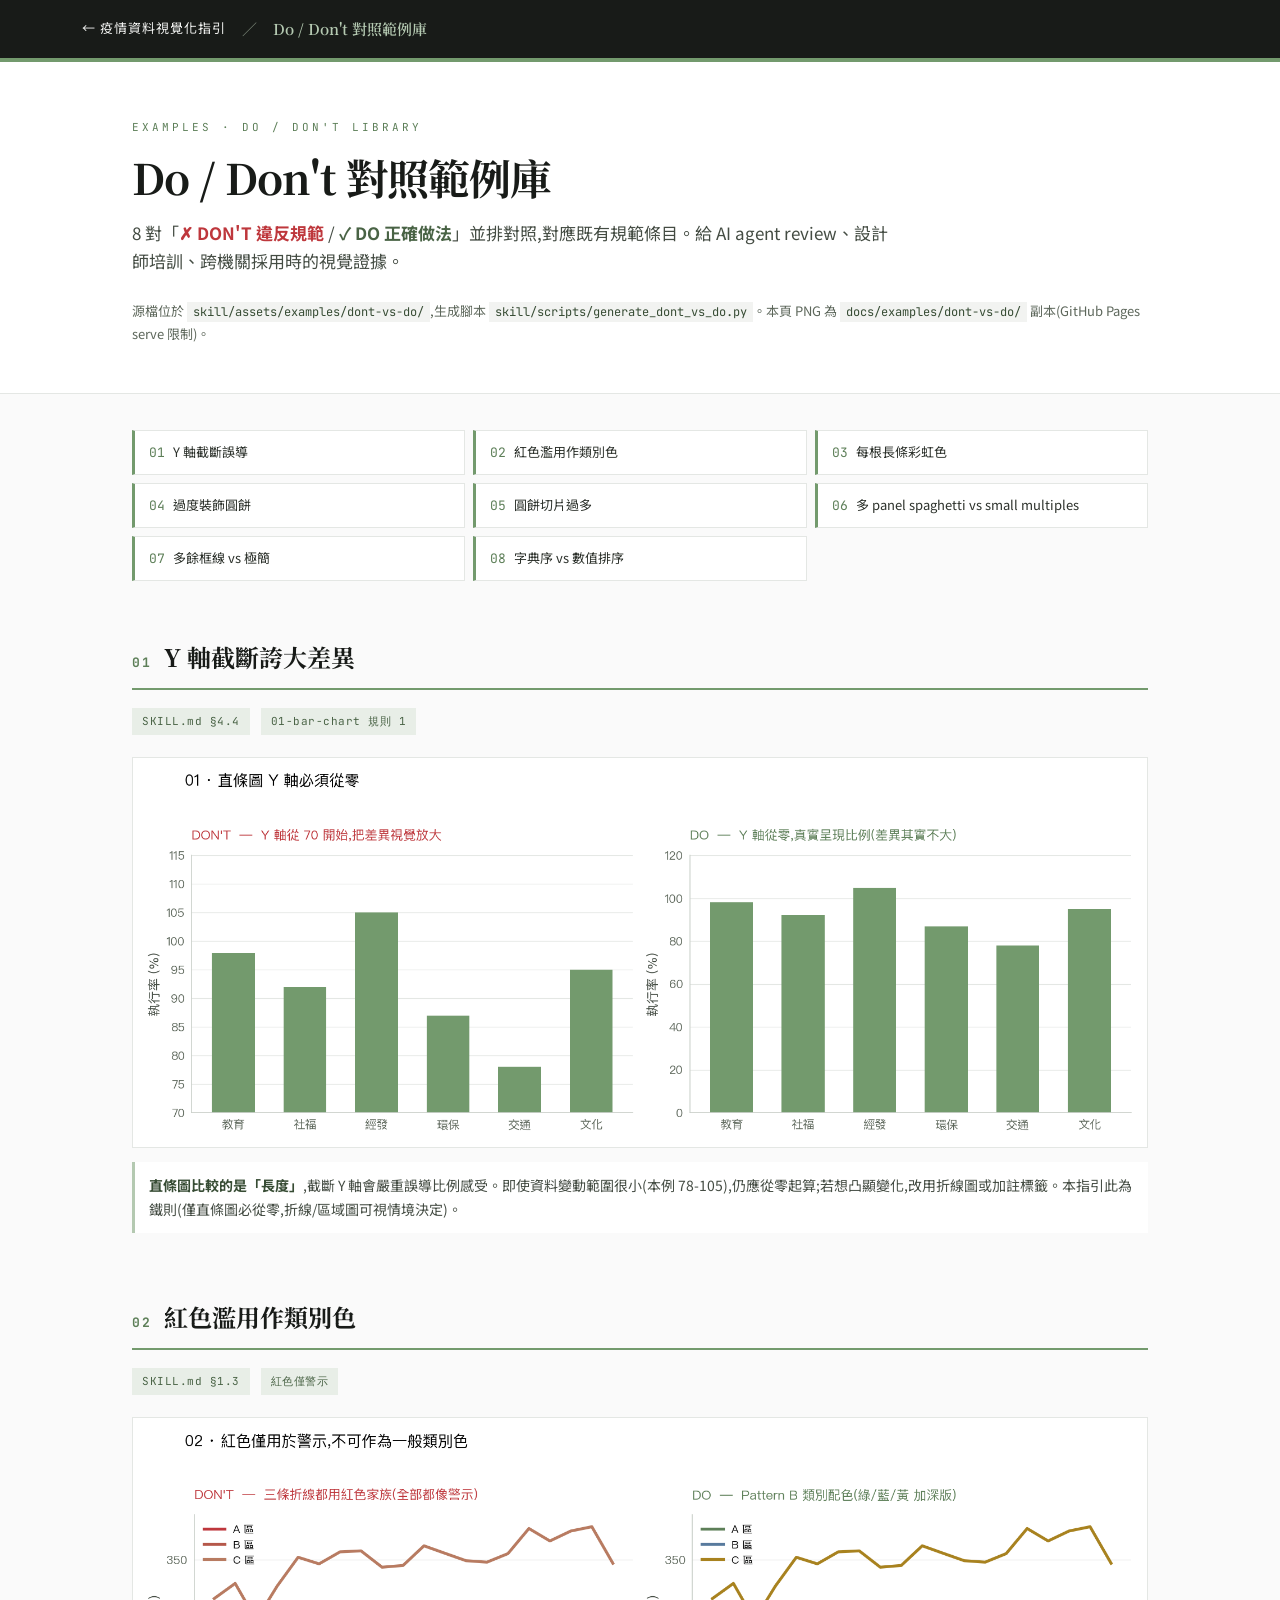
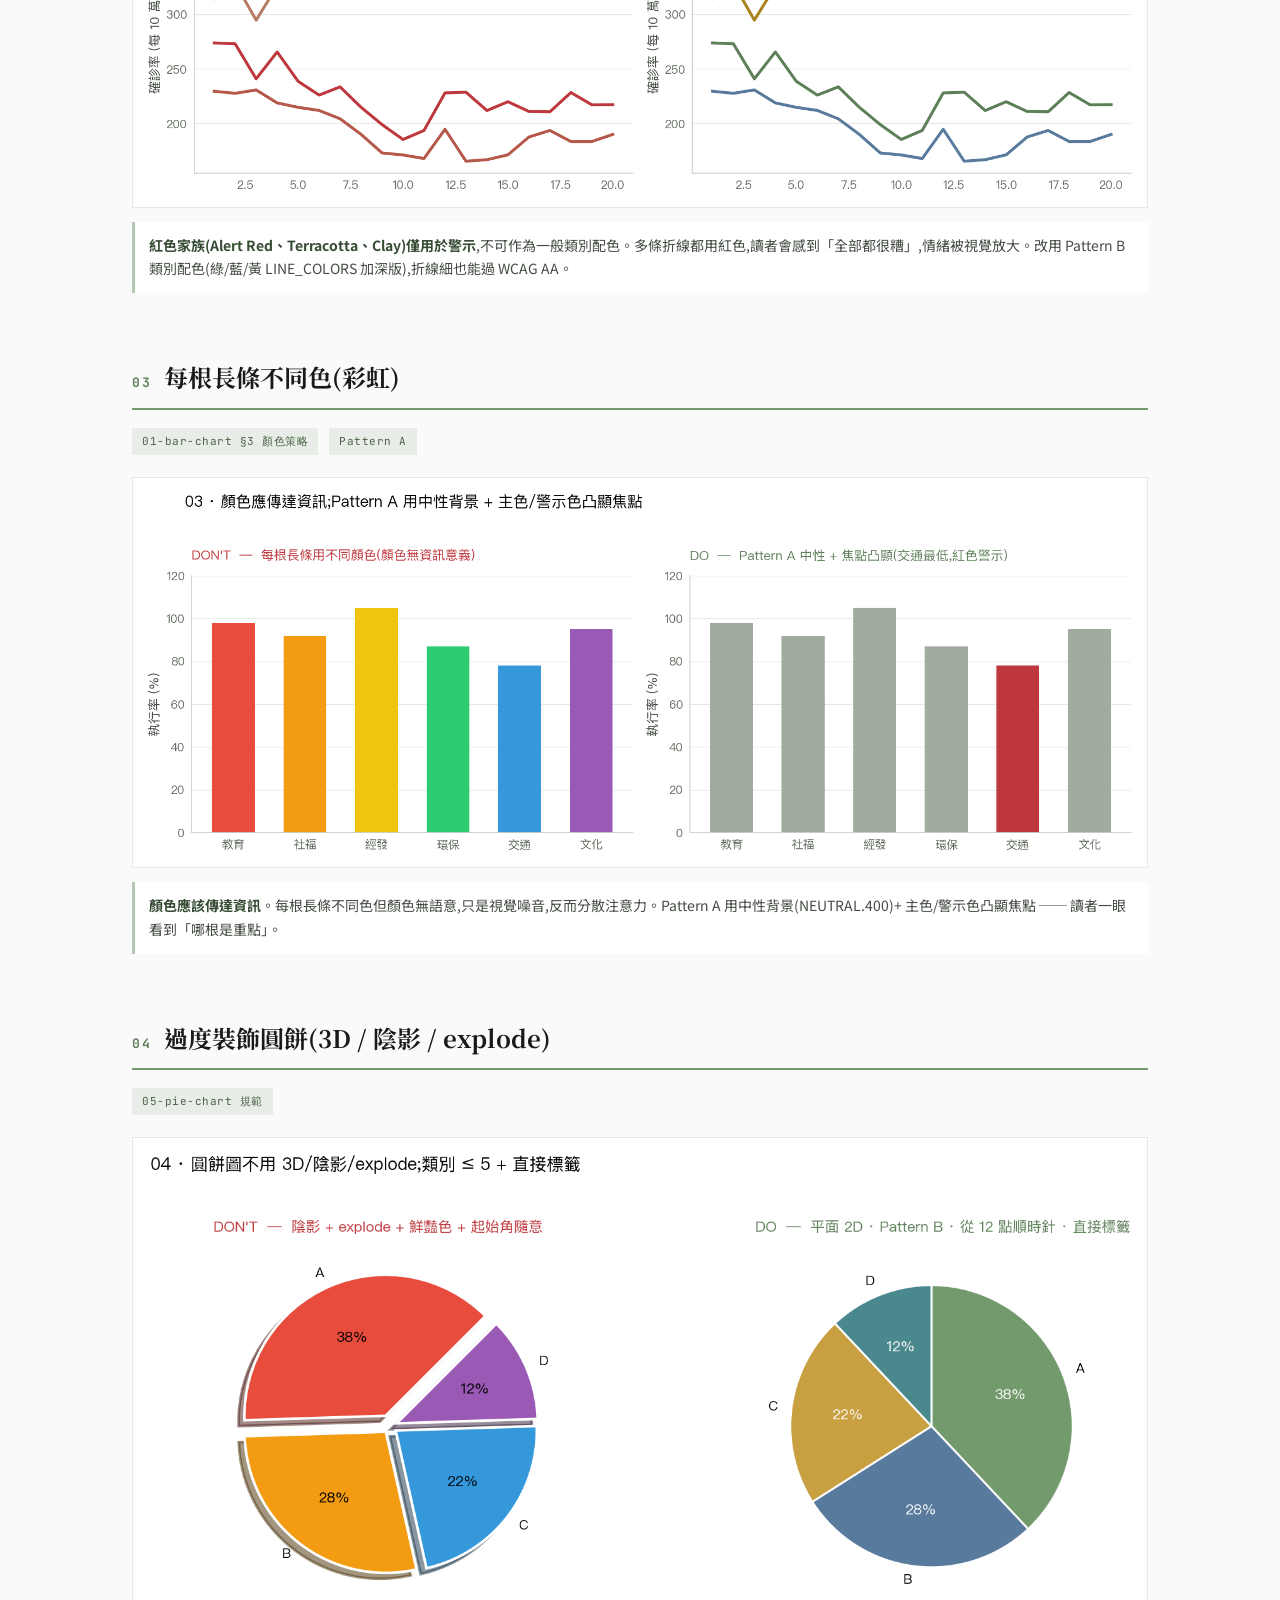
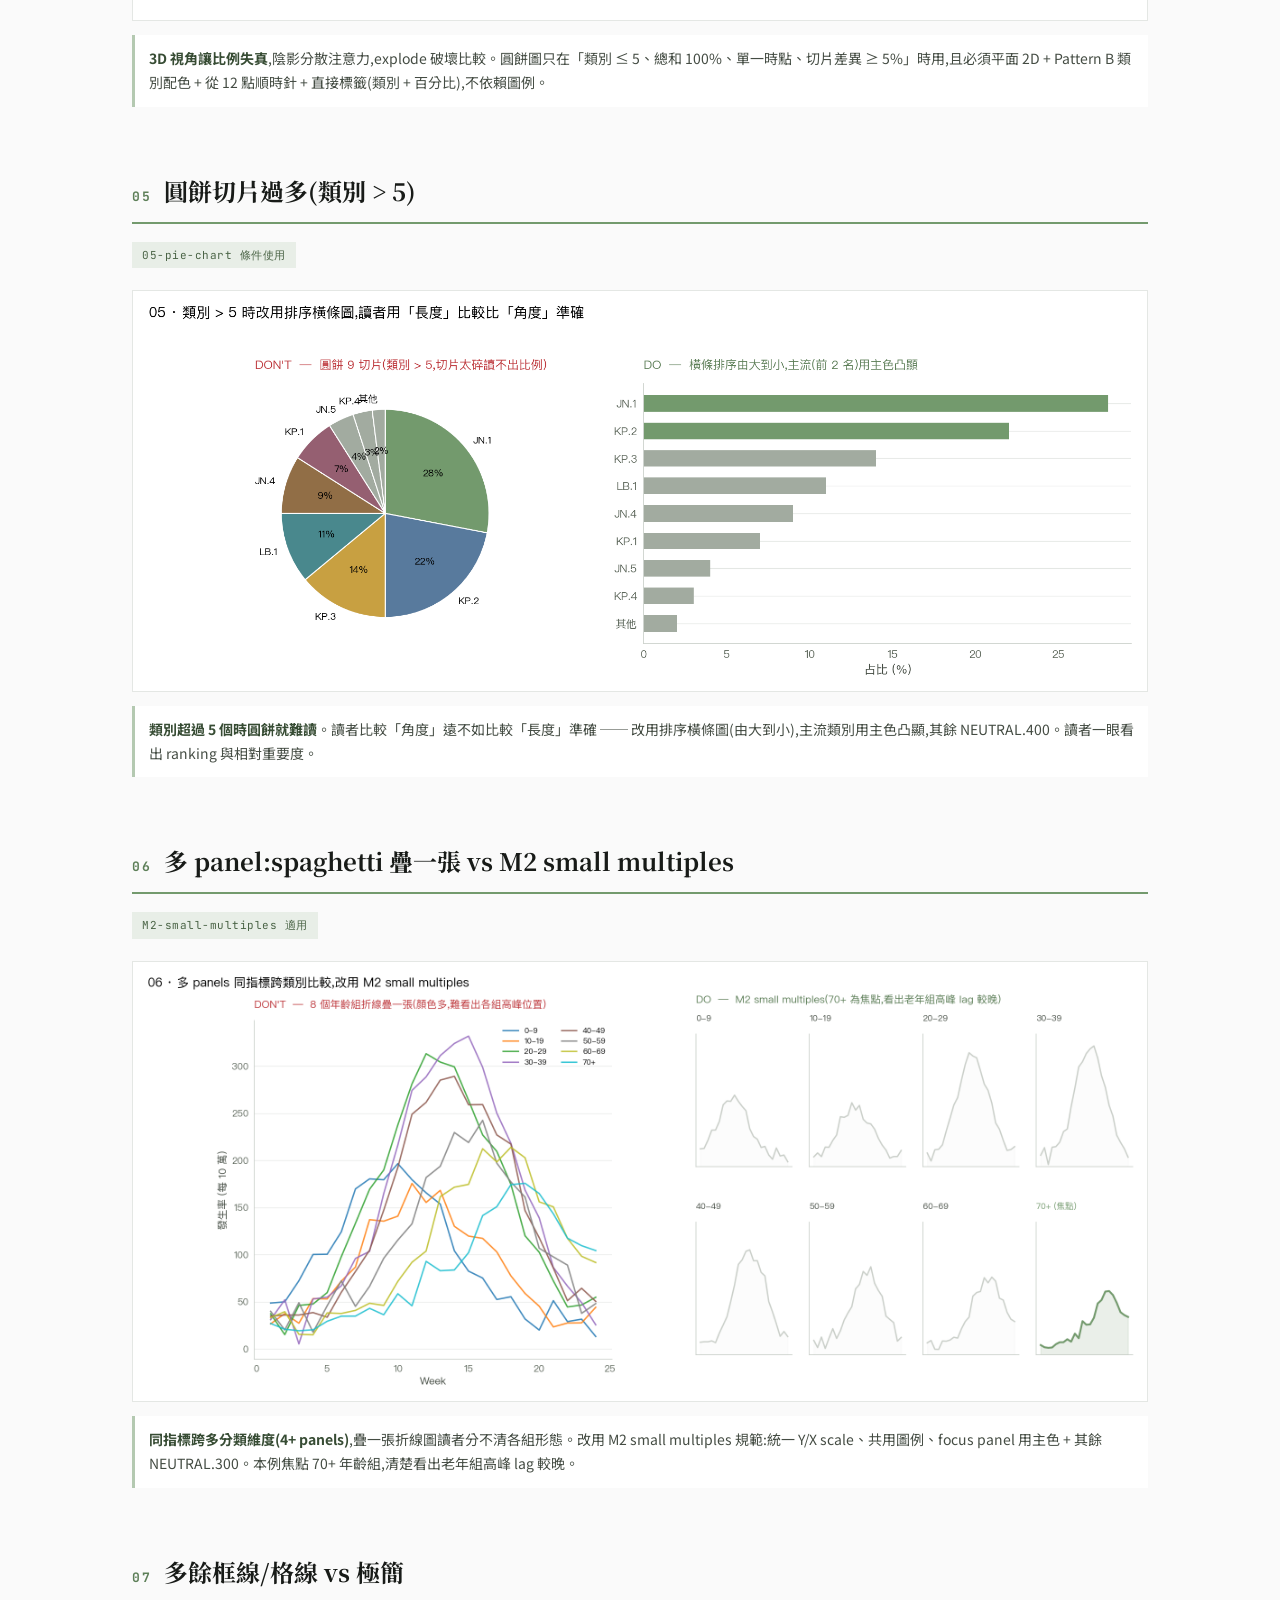
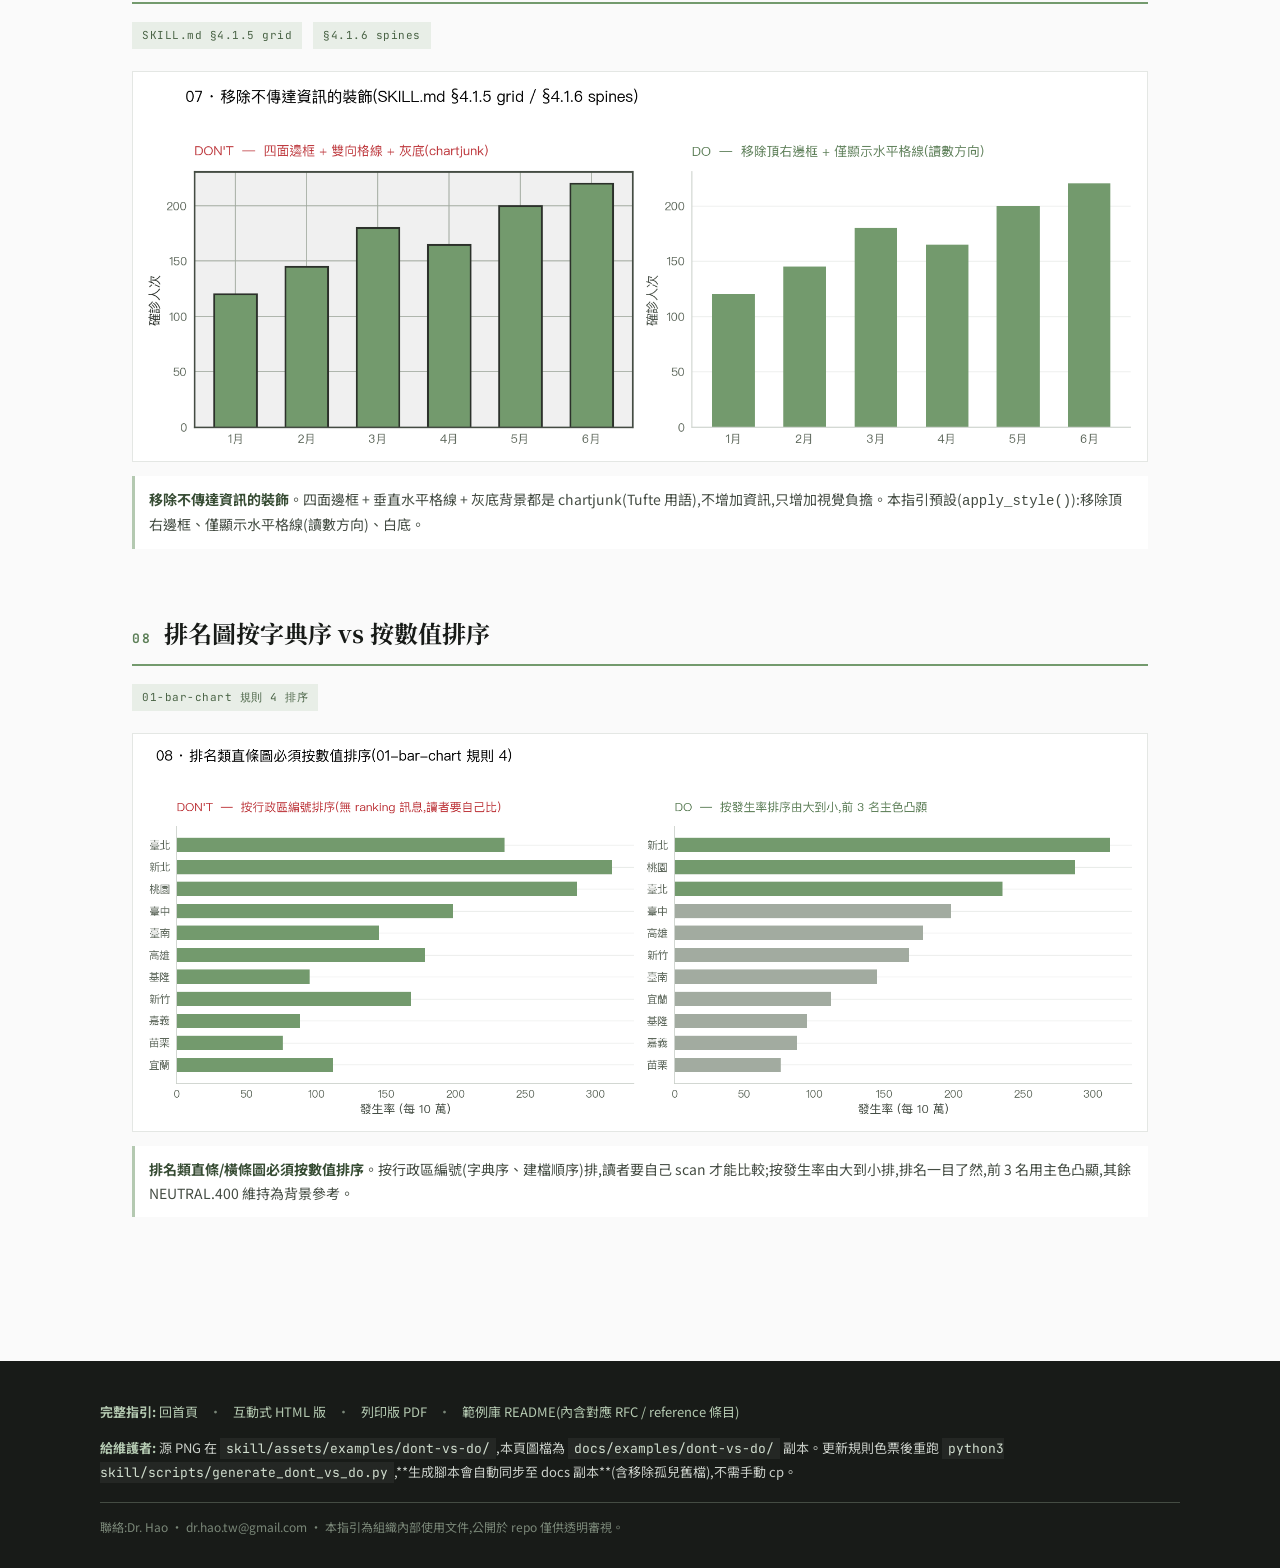
<file: docs/dont-vs-do.html>
<!DOCTYPE html>
<html lang="zh-Hant">
<head>
<meta charset="UTF-8">
<meta name="viewport" content="width=device-width, initial-scale=1.0">
<title>Do / Don't 對照範例庫 ／ 疫情資料視覺化指引</title>
<meta name="description" content="8 對 ✗ DON'T / ✓ DO 並排對照範例,對應既有規範條目。給 AI agent review、設計師培訓、跨機關採用時的視覺證據。">
<link rel="preconnect" href="https://fonts.googleapis.com">
<link rel="preconnect" href="https://fonts.gstatic.com" crossorigin>
<link href="https://fonts.googleapis.com/css2?family=Noto+Serif+TC:wght@400;600;700&family=Noto+Sans+TC:wght@300;400;500;700&family=JetBrains+Mono:wght@400;500&display=swap" rel="stylesheet">
<style>
:root {
  --p-100:#E8EEE7; --p-200:#D1DECF; --p-300:#B4C9B1; --p-500:#739A6D;
  --p-600:#5D7F58; --p-700:#496345; --p-800:#374C34;
  --n-0:#FFFFFF; --n-50:#FAFAFA; --n-100:#F2F3F1; --n-200:#E4E7E4;
  --n-300:#CACFC9; --n-400:#A2ABA0; --n-500:#7A8778; --n-600:#5D675B;
  --n-700:#444C43; --n-800:#2C312B; --n-900:#181B18;
  --alert: #BE373C;
  --serif: 'Noto Serif TC', serif;
  --sans:  'Noto Sans TC', sans-serif;
  --mono:  'JetBrains Mono', monospace;
}
* { box-sizing: border-box; margin: 0; padding: 0; }
em, i, address { font-style: normal; }
html { scroll-behavior: smooth; }
body {
  font-family: var(--sans);
  color: var(--n-800);
  background: var(--n-50);
  line-height: 1.7;
  font-size: 15px;
  -webkit-font-smoothing: antialiased;
}

/* ===== Masthead ===== */
.masthead {
  background: var(--n-900);
  color: var(--n-100);
  border-bottom: 4px solid var(--p-500);
}
.masthead-inner {
  max-width: 1180px;
  margin: 0 auto;
  padding: 16px 32px;
  display: flex;
  align-items: center;
  gap: 16px;
}
.masthead a {
  color: var(--n-100);
  text-decoration: none;
  font-size: 13px;
  letter-spacing: 1px;
  border-bottom: 1px solid transparent;
  transition: border-color .2s;
}
.masthead a:hover { border-color: var(--p-300); }
.masthead .sep { color: var(--n-500); }
.masthead .here {
  color: var(--p-300);
  font-family: var(--serif);
  font-weight: 600;
}

/* ===== Hero ===== */
.hero {
  background: var(--n-0);
  border-bottom: 1px solid var(--n-200);
  padding: 56px 0 48px;
}
.hero-inner {
  max-width: 1080px;
  margin: 0 auto;
  padding: 0 32px;
}
.hero-kicker {
  font-family: var(--mono);
  font-size: 11px;
  letter-spacing: 3px;
  color: var(--p-600);
  text-transform: uppercase;
  margin-bottom: 16px;
}
.hero h1 {
  font-family: var(--serif);
  font-size: 42px;
  font-weight: 700;
  line-height: 1.2;
  color: var(--n-900);
  letter-spacing: -1px;
  margin-bottom: 16px;
}
.hero .lead {
  font-size: 17px;
  color: var(--n-700);
  max-width: 760px;
  margin-bottom: 24px;
}
.hero .meta {
  font-size: 13px;
  color: var(--n-600);
}
.hero .meta code {
  font-family: var(--mono);
  font-size: 12px;
  background: var(--n-100);
  padding: 2px 6px;
  color: var(--p-800);
}

/* ===== Index nav ===== */
.toc {
  max-width: 1080px;
  margin: 36px auto 0;
  padding: 0 32px;
}
.toc-list {
  display: grid;
  grid-template-columns: repeat(auto-fit, minmax(280px, 1fr));
  gap: 8px;
  list-style: none;
  padding: 0;
}
.toc-list a {
  display: block;
  padding: 10px 14px;
  background: var(--n-0);
  border: 1px solid var(--n-200);
  border-left: 3px solid var(--p-500);
  color: var(--n-800);
  text-decoration: none;
  font-size: 13px;
  transition: border-color .2s, background .2s;
}
.toc-list a:hover {
  background: var(--p-100);
  border-left-color: var(--p-700);
}
.toc-list a .num {
  font-family: var(--mono);
  color: var(--p-600);
  margin-right: 8px;
}

/* ===== Main content ===== */
main {
  max-width: 1080px;
  margin: 0 auto;
  padding: 56px 32px 80px;
}

section.pair {
  margin-bottom: 64px;
  scroll-margin-top: 20px;
}
section.pair:last-of-type { margin-bottom: 0; }

section.pair h2 {
  font-family: var(--serif);
  font-size: 24px;
  font-weight: 700;
  color: var(--n-900);
  padding-bottom: 10px;
  border-bottom: 2px solid var(--p-500);
  margin-bottom: 16px;
  display: flex;
  align-items: baseline;
  gap: 12px;
}
section.pair h2 .num {
  font-family: var(--mono);
  font-size: 13px;
  color: var(--p-600);
  letter-spacing: 2px;
}

.rule-tags {
  margin-bottom: 18px;
}
.rule-tags .tag {
  display: inline-block;
  font-family: var(--mono);
  font-size: 11px;
  color: var(--p-700);
  background: var(--p-100);
  padding: 4px 10px;
  margin-right: 8px;
  margin-bottom: 4px;
  letter-spacing: 0.5px;
}

.pair-img-wrap {
  background: var(--n-0);
  border: 1px solid var(--n-200);
  padding: 8px;
  margin-bottom: 14px;
}
.pair-img {
  width: 100%;
  display: block;
}

.pair-note {
  font-size: 14px;
  color: var(--n-700);
  line-height: 1.7;
  padding-left: 14px;
  border-left: 3px solid var(--p-300);
  background: var(--n-0);
  padding: 12px 14px;
}
.pair-note strong {
  color: var(--p-800);
}

/* ===== Footer ===== */
footer {
  background: var(--n-900);
  color: var(--n-300);
  padding: 40px 32px 32px;
  margin-top: 64px;
}
.foot-inner {
  max-width: 1080px;
  margin: 0 auto;
  font-size: 13px;
  line-height: 1.7;
}
.foot-inner a {
  color: var(--p-300);
  text-decoration: none;
  border-bottom: 1px solid transparent;
}
.foot-inner a:hover { border-bottom-color: var(--p-300); }
.foot-inner .legal {
  margin-top: 18px;
  font-size: 12px;
  color: var(--n-500);
  border-top: 1px solid var(--n-700);
  padding-top: 14px;
}
</style>
</head>
<body>

<header class="masthead">
  <div class="masthead-inner">
    <a href="index.html">← 疫情資料視覺化指引</a>
    <span class="sep">／</span>
    <span class="here">Do / Don't 對照範例庫</span>
  </div>
</header>

<section class="hero">
  <div class="hero-inner">
    <div class="hero-kicker">EXAMPLES · DO / DON'T LIBRARY</div>
    <h1>Do / Don't 對照範例庫</h1>
    <p class="lead">
      8 對「<strong style="color:var(--alert)">✗ DON'T 違反規範</strong> / <strong style="color:var(--p-700)">✓ DO 正確做法</strong>」並排對照,對應既有規範條目。給 AI agent review、設計師培訓、跨機關採用時的視覺證據。
    </p>
    <p class="meta">
      源檔位於 <code>skill/assets/examples/dont-vs-do/</code>,生成腳本 <code>skill/scripts/generate_dont_vs_do.py</code>。本頁 PNG 為 <code>docs/examples/dont-vs-do/</code> 副本(GitHub Pages serve 限制)。
    </p>
  </div>
</section>

<nav class="toc">
  <ul class="toc-list">
    <li><a href="#pair-01"><span class="num">01</span>Y 軸截斷誤導</a></li>
    <li><a href="#pair-02"><span class="num">02</span>紅色濫用作類別色</a></li>
    <li><a href="#pair-03"><span class="num">03</span>每根長條彩虹色</a></li>
    <li><a href="#pair-04"><span class="num">04</span>過度裝飾圓餅</a></li>
    <li><a href="#pair-05"><span class="num">05</span>圓餅切片過多</a></li>
    <li><a href="#pair-06"><span class="num">06</span>多 panel spaghetti vs small multiples</a></li>
    <li><a href="#pair-07"><span class="num">07</span>多餘框線 vs 極簡</a></li>
    <li><a href="#pair-08"><span class="num">08</span>字典序 vs 數值排序</a></li>
  </ul>
</nav>

<main>

<section class="pair" id="pair-01">
  <h2><span class="num">01</span>Y 軸截斷誇大差異</h2>
  <div class="rule-tags">
    <span class="tag">SKILL.md §4.4</span>
    <span class="tag">01-bar-chart 規則 1</span>
  </div>
  <div class="pair-img-wrap"><img class="pair-img" src="examples/dont-vs-do/01-truncated-yaxis.png" alt="Y 軸截斷 vs 從零"></div>
  <div class="pair-note">
    <strong>直條圖比較的是「長度」</strong>,截斷 Y 軸會嚴重誤導比例感受。即使資料變動範圍很小(本例 78-105),仍應從零起算;若想凸顯變化,改用折線圖或加註標籤。本指引此為鐵則(僅直條圖必從零,折線/區域圖可視情境決定)。
  </div>
</section>

<section class="pair" id="pair-02">
  <h2><span class="num">02</span>紅色濫用作類別色</h2>
  <div class="rule-tags">
    <span class="tag">SKILL.md §1.3</span>
    <span class="tag">紅色僅警示</span>
  </div>
  <div class="pair-img-wrap"><img class="pair-img" src="examples/dont-vs-do/02-red-as-categorical.png" alt="多條折線都用紅色 vs Pattern B 類別配色"></div>
  <div class="pair-note">
    <strong>紅色家族(Alert Red、Terracotta、Clay)僅用於警示</strong>,不可作為一般類別配色。多條折線都用紅色,讀者會感到「全部都很糟」,情緒被視覺放大。改用 Pattern B 類別配色(綠/藍/黃 LINE_COLORS 加深版),折線細也能過 WCAG AA。
  </div>
</section>

<section class="pair" id="pair-03">
  <h2><span class="num">03</span>每根長條不同色(彩虹)</h2>
  <div class="rule-tags">
    <span class="tag">01-bar-chart §3 顏色策略</span>
    <span class="tag">Pattern A</span>
  </div>
  <div class="pair-img-wrap"><img class="pair-img" src="examples/dont-vs-do/03-rainbow-bars.png" alt="每根長條不同色 vs Pattern A 焦點凸顯"></div>
  <div class="pair-note">
    <strong>顏色應該傳達資訊</strong>。每根長條不同色但顏色無語意,只是視覺噪音,反而分散注意力。Pattern A 用中性背景(NEUTRAL.400)+ 主色/警示色凸顯焦點 ── 讀者一眼看到「哪根是重點」。
  </div>
</section>

<section class="pair" id="pair-04">
  <h2><span class="num">04</span>過度裝飾圓餅(3D / 陰影 / explode)</h2>
  <div class="rule-tags">
    <span class="tag">05-pie-chart 規範</span>
  </div>
  <div class="pair-img-wrap"><img class="pair-img" src="examples/dont-vs-do/04-decorated-pie.png" alt="3D / explode / 陰影圓餅 vs 平面 2D + 直接標籤"></div>
  <div class="pair-note">
    <strong>3D 視角讓比例失真</strong>,陰影分散注意力,explode 破壞比較。圓餅圖只在「類別 ≤ 5、總和 100%、單一時點、切片差異 ≥ 5%」時用,且必須平面 2D + Pattern B 類別配色 + 從 12 點順時針 + 直接標籤(類別 + 百分比),不依賴圖例。
  </div>
</section>

<section class="pair" id="pair-05">
  <h2><span class="num">05</span>圓餅切片過多(類別 > 5)</h2>
  <div class="rule-tags">
    <span class="tag">05-pie-chart 條件使用</span>
  </div>
  <div class="pair-img-wrap"><img class="pair-img" src="examples/dont-vs-do/05-too-many-pie-slices.png" alt="圓餅 9 切片 vs 橫條排序由大到小"></div>
  <div class="pair-note">
    <strong>類別超過 5 個時圓餅就難讀</strong>。讀者比較「角度」遠不如比較「長度」準確 ── 改用排序橫條圖(由大到小),主流類別用主色凸顯,其餘 NEUTRAL.400。讀者一眼看出 ranking 與相對重要度。
  </div>
</section>

<section class="pair" id="pair-06">
  <h2><span class="num">06</span>多 panel:spaghetti 疊一張 vs M2 small multiples</h2>
  <div class="rule-tags">
    <span class="tag">M2-small-multiples 適用</span>
  </div>
  <div class="pair-img-wrap"><img class="pair-img" src="examples/dont-vs-do/06-spaghetti-vs-small-multiples.png" alt="8 個年齡組折線疊一張 vs 2×4 small multiples"></div>
  <div class="pair-note">
    <strong>同指標跨多分類維度(4+ panels)</strong>,疊一張折線圖讀者分不清各組形態。改用 M2 small multiples 規範:統一 Y/X scale、共用圖例、focus panel 用主色 + 其餘 NEUTRAL.300。本例焦點 70+ 年齡組,清楚看出老年組高峰 lag 較晚。
  </div>
</section>

<section class="pair" id="pair-07">
  <h2><span class="num">07</span>多餘框線/格線 vs 極簡</h2>
  <div class="rule-tags">
    <span class="tag">SKILL.md §4.1.5 grid</span>
    <span class="tag">§4.1.6 spines</span>
  </div>
  <div class="pair-img-wrap"><img class="pair-img" src="examples/dont-vs-do/07-chartjunk-vs-minimal.png" alt="全邊框 + 雙向格線 + 灰底 vs 移除頂右邊框 + 僅水平格線"></div>
  <div class="pair-note">
    <strong>移除不傳達資訊的裝飾</strong>。四面邊框 + 垂直水平格線 + 灰底背景都是 chartjunk(Tufte 用語),不增加資訊,只增加視覺負擔。本指引預設(<code>apply_style()</code>):移除頂右邊框、僅顯示水平格線(讀數方向)、白底。
  </div>
</section>

<section class="pair" id="pair-08">
  <h2><span class="num">08</span>排名圖按字典序 vs 按數值排序</h2>
  <div class="rule-tags">
    <span class="tag">01-bar-chart 規則 4 排序</span>
  </div>
  <div class="pair-img-wrap"><img class="pair-img" src="examples/dont-vs-do/08-sort-by-name-vs-value.png" alt="按行政區編號排序 vs 按發生率由大到小"></div>
  <div class="pair-note">
    <strong>排名類直條/橫條圖必須按數值排序</strong>。按行政區編號(字典序、建檔順序)排,讀者要自己 scan 才能比較;按發生率由大到小排,排名一目了然,前 3 名用主色凸顯,其餘 NEUTRAL.400 維持為背景參考。
  </div>
</section>

</main>

<footer>
  <div class="foot-inner">
    <p>
      <strong style="color:var(--p-300)">完整指引:</strong>
      <a href="index.html">回首頁</a>
      <span style="color:var(--n-500);margin:0 8px;">·</span>
      <a href="guideline.html">互動式 HTML 版</a>
      <span style="color:var(--n-500);margin:0 8px;">·</span>
      <a href="guideline.pdf">列印版 PDF</a>
      <span style="color:var(--n-500);margin:0 8px;">·</span>
      <a href="https://github.com/drhao/epi-dataviz-styleguide/blob/main/skill/assets/examples/dont-vs-do/README.md">範例庫 README(內含對應 RFC / reference 條目)</a>
    </p>
    <p style="margin-top:14px;">
      <strong style="color:var(--p-300)">給維護者:</strong>
      源 PNG 在 <code style="font-family:var(--mono);color:var(--p-200);background:rgba(255,255,255,0.05);padding:2px 6px;">skill/assets/examples/dont-vs-do/</code>,本頁圖檔為 <code style="font-family:var(--mono);color:var(--p-200);background:rgba(255,255,255,0.05);padding:2px 6px;">docs/examples/dont-vs-do/</code> 副本。更新規則色票後重跑 <code style="font-family:var(--mono);color:var(--p-200);background:rgba(255,255,255,0.05);padding:2px 6px;">python3 skill/scripts/generate_dont_vs_do.py</code>,**生成腳本會自動同步至 docs 副本**(含移除孤兒舊檔),不需手動 cp。
    </p>
    <p class="legal">
      聯絡:Dr. Hao · dr.hao.tw@gmail.com · 本指引為組織內部使用文件,公開於 repo 僅供透明審視。
    </p>
  </div>
</footer>

</body>
</html>
</file>
